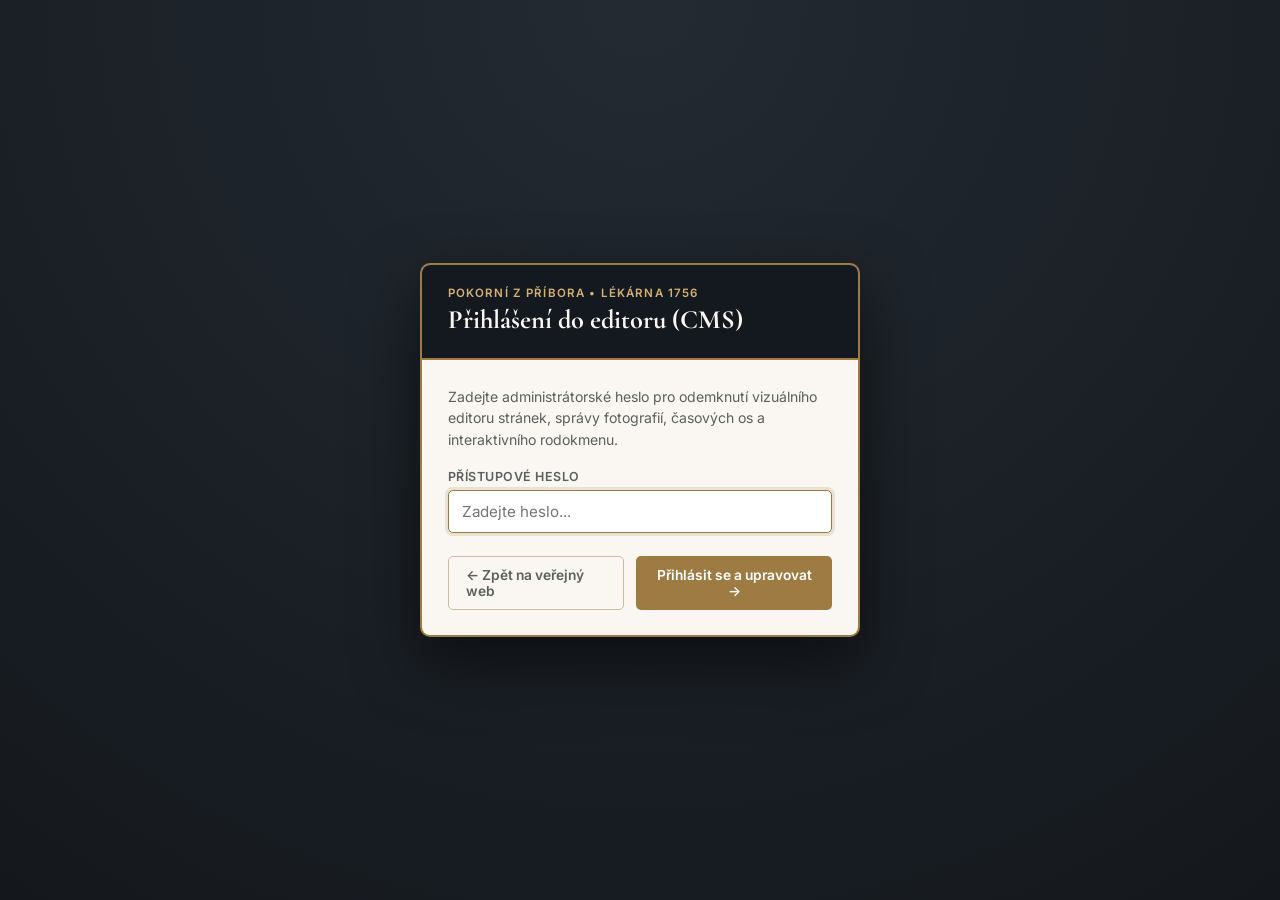
<file: admin.html>
<!DOCTYPE html>
<html lang="cs">
<head>
  <meta charset="UTF-8" />
  <meta name="viewport" content="width=device-width, initial-scale=1.0" />
  <meta name="robots" content="noindex, nofollow" />
  <title>Přihlášení do správy webu (CMS) | Pokorní z Příbora</title>
  <link rel="icon" type="image/svg+xml" href="favicon.svg" />
  <link rel="preconnect" href="https://fonts.googleapis.com">
  <link rel="preconnect" href="https://fonts.gstatic.com" crossorigin>
  <link href="https://fonts.googleapis.com/css2?family=Cormorant+Garamond:ital,wght@0,500;0,600;0,700;1,400&family=Inter:wght@400;500;600&display=swap" rel="stylesheet">
  <style>
    *, *::before, *::after {
      box-sizing: border-box;
    }
    body {
      margin: 0;
      min-height: 100vh;
      background: radial-gradient(circle at top, #232a32 0%, #14181d 100%);
      color: #faf7f2;
      font-family: 'Inter', -apple-system, BlinkMacSystemFont, sans-serif;
      display: flex;
      flex-direction: column;
      align-items: center;
      justify-content: center;
      padding: 1.5rem;
    }
    .login-card {
      width: 100%;
      max-width: 440px;
      background: #faf7f2;
      color: #1f2421;
      border-radius: 10px;
      border: 2px solid #9e7b42;
      box-shadow: 0 24px 64px rgba(0, 0, 0, 0.55);
      overflow: hidden;
    }
    .login-header {
      background: #141920;
      color: #faf7f2;
      padding: 1.35rem 1.6rem;
      border-bottom: 2px solid #9e7b42;
    }
    .login-eyebrow {
      display: block;
      font-size: 0.72rem;
      text-transform: uppercase;
      letter-spacing: 0.1em;
      color: #d4b072;
      font-weight: 600;
      margin-bottom: 0.25rem;
    }
    .login-header h1 {
      margin: 0;
      font-family: 'Cormorant Garamond', Georgia, serif;
      font-size: 1.65rem;
      font-weight: 700;
      color: #faf7f2;
    }
    .login-body {
      padding: 1.6rem;
      display: flex;
      flex-direction: column;
      gap: 1.1rem;
    }
    .login-desc {
      margin: 0;
      font-size: 0.88rem;
      line-height: 1.55;
      color: #5a605d;
    }
    .field {
      display: flex;
      flex-direction: column;
      gap: 0.4rem;
    }
    .field label {
      font-size: 0.78rem;
      font-weight: 600;
      color: #5a605d;
      text-transform: uppercase;
      letter-spacing: 0.04em;
    }
    .field input {
      width: 100%;
      padding: 0.68rem 0.85rem;
      font-size: 0.95rem;
      font-family: inherit;
      color: #1f2421;
      background: #ffffff;
      border: 1px solid #cbbba0;
      border-radius: 5px;
      transition: border-color 0.15s, box-shadow 0.15s;
    }
    .field input:focus {
      outline: none;
      border-color: #9e7b42;
      box-shadow: 0 0 0 3px rgba(158, 123, 66, 0.18);
    }
    .error-msg {
      display: none;
      background: rgba(155, 34, 38, 0.1);
      border-left: 3px solid #9b2226;
      color: #9b2226;
      padding: 0.6rem 0.8rem;
      border-radius: 4px;
      font-size: 0.84rem;
      font-weight: 600;
    }
    .actions {
      display: flex;
      align-items: center;
      justify-content: space-between;
      gap: 0.75rem;
      margin-top: 0.35rem;
    }
    .btn {
      display: inline-flex;
      align-items: center;
      justify-content: center;
      gap: 0.4rem;
      padding: 0.62rem 1.1rem;
      font-size: 0.86rem;
      font-weight: 600;
      font-family: inherit;
      border-radius: 5px;
      border: 1px solid transparent;
      cursor: pointer;
      text-decoration: none;
      transition: all 0.15s ease;
    }
    .btn-outline {
      background: transparent;
      color: #5a605d;
      border-color: #cbbba0;
    }
    .btn-outline:hover {
      background: #efe9dc;
      color: #1f2421;
    }
    .btn-primary {
      background: #9e7b42;
      color: #ffffff;
    }
    .btn-primary:hover {
      background: #846533;
    }
    .btn-primary:disabled {
      opacity: 0.65;
      cursor: wait;
    }
  </style>
</head>
<body>

  <main class="login-card">
    <div class="login-header">
      <span class="login-eyebrow">Pokorní z Příbora • Lékárna 1756</span>
      <h1>Přihlášení do editoru (CMS)</h1>
    </div>
    <form id="admin-login-form" class="login-body">
      <p class="login-desc">
        Zadejte administrátorské heslo pro odemknutí vizuálního editoru stránek, správy fotografií, časových os a interaktivního rodokmenu.
      </p>
      <div class="field">
        <label for="admin-pass">Přístupové heslo</label>
        <input type="password" id="admin-pass" placeholder="Zadejte heslo..." required autocomplete="current-password" autofocus />
      </div>
      <div id="admin-error" class="error-msg"></div>
      <div class="actions">
        <a href="index.html" id="back-to-public" class="btn btn-outline">← Zpět na veřejný web</a>
        <button type="submit" id="submit-btn" class="btn btn-primary">Přihlásit se a upravovat →</button>
      </div>
    </form>
  </main>

  <script>
    (function () {
      const params = new URLSearchParams(window.location.search);
      const rawReturn = params.get('return') || params.get('page') || 'index.html';
      const safeTarget = /^[a-zA-Z0-9_.-]+\.html(\?.*)?(#.*)?$/.test(rawReturn) ? rawReturn : 'index.html';

      function getRedirectUrlWithCms(target) {
        const url = new URL(target, window.location.href);
        url.searchParams.set('cms', '1');
        return url.toString();
      }

      // Check if already logged in on the server
      fetch('api.php?action=status', { credentials: 'same-origin' })
        .then(r => r.json())
        .then(data => {
          if (data && data.authenticated) {
            try { sessionStorage.setItem('pokorny_cms_mode', '1'); } catch (e) {}
            window.location.replace(getRedirectUrlWithCms(safeTarget));
          }
        })
        .catch(() => {});

      const form = document.getElementById('admin-login-form');
      const passInput = document.getElementById('admin-pass');
      const errBox = document.getElementById('admin-error');
      const submitBtn = document.getElementById('submit-btn');

      form.addEventListener('submit', async (e) => {
        e.preventDefault();
        errBox.style.display = 'none';
        submitBtn.disabled = true;
        submitBtn.textContent = 'Ověřuji…';

        try {
          const res = await fetch('api.php?action=login', {
            method: 'POST',
            headers: { 'Content-Type': 'application/json' },
            credentials: 'same-origin',
            body: JSON.stringify({ password: passInput.value })
          });
          const data = await res.json();
          if (data && data.ok && data.authenticated) {
            try { sessionStorage.setItem('pokorny_cms_mode', '1'); } catch (e) {}
            window.location.replace(getRedirectUrlWithCms(safeTarget));
          } else {
            errBox.textContent = (data && data.error) ? data.error : 'Nesprávné heslo.';
            errBox.style.display = 'block';
            submitBtn.disabled = false;
            submitBtn.textContent = 'Přihlásit se a upravovat →';
          }
        } catch (err) {
          errBox.textContent = 'Chyba spojení se serverem.';
          errBox.style.display = 'block';
          submitBtn.disabled = false;
          submitBtn.textContent = 'Přihlásit se a upravovat →';
        }
      });
    })();
  </script>
</body>
</html>
</file>
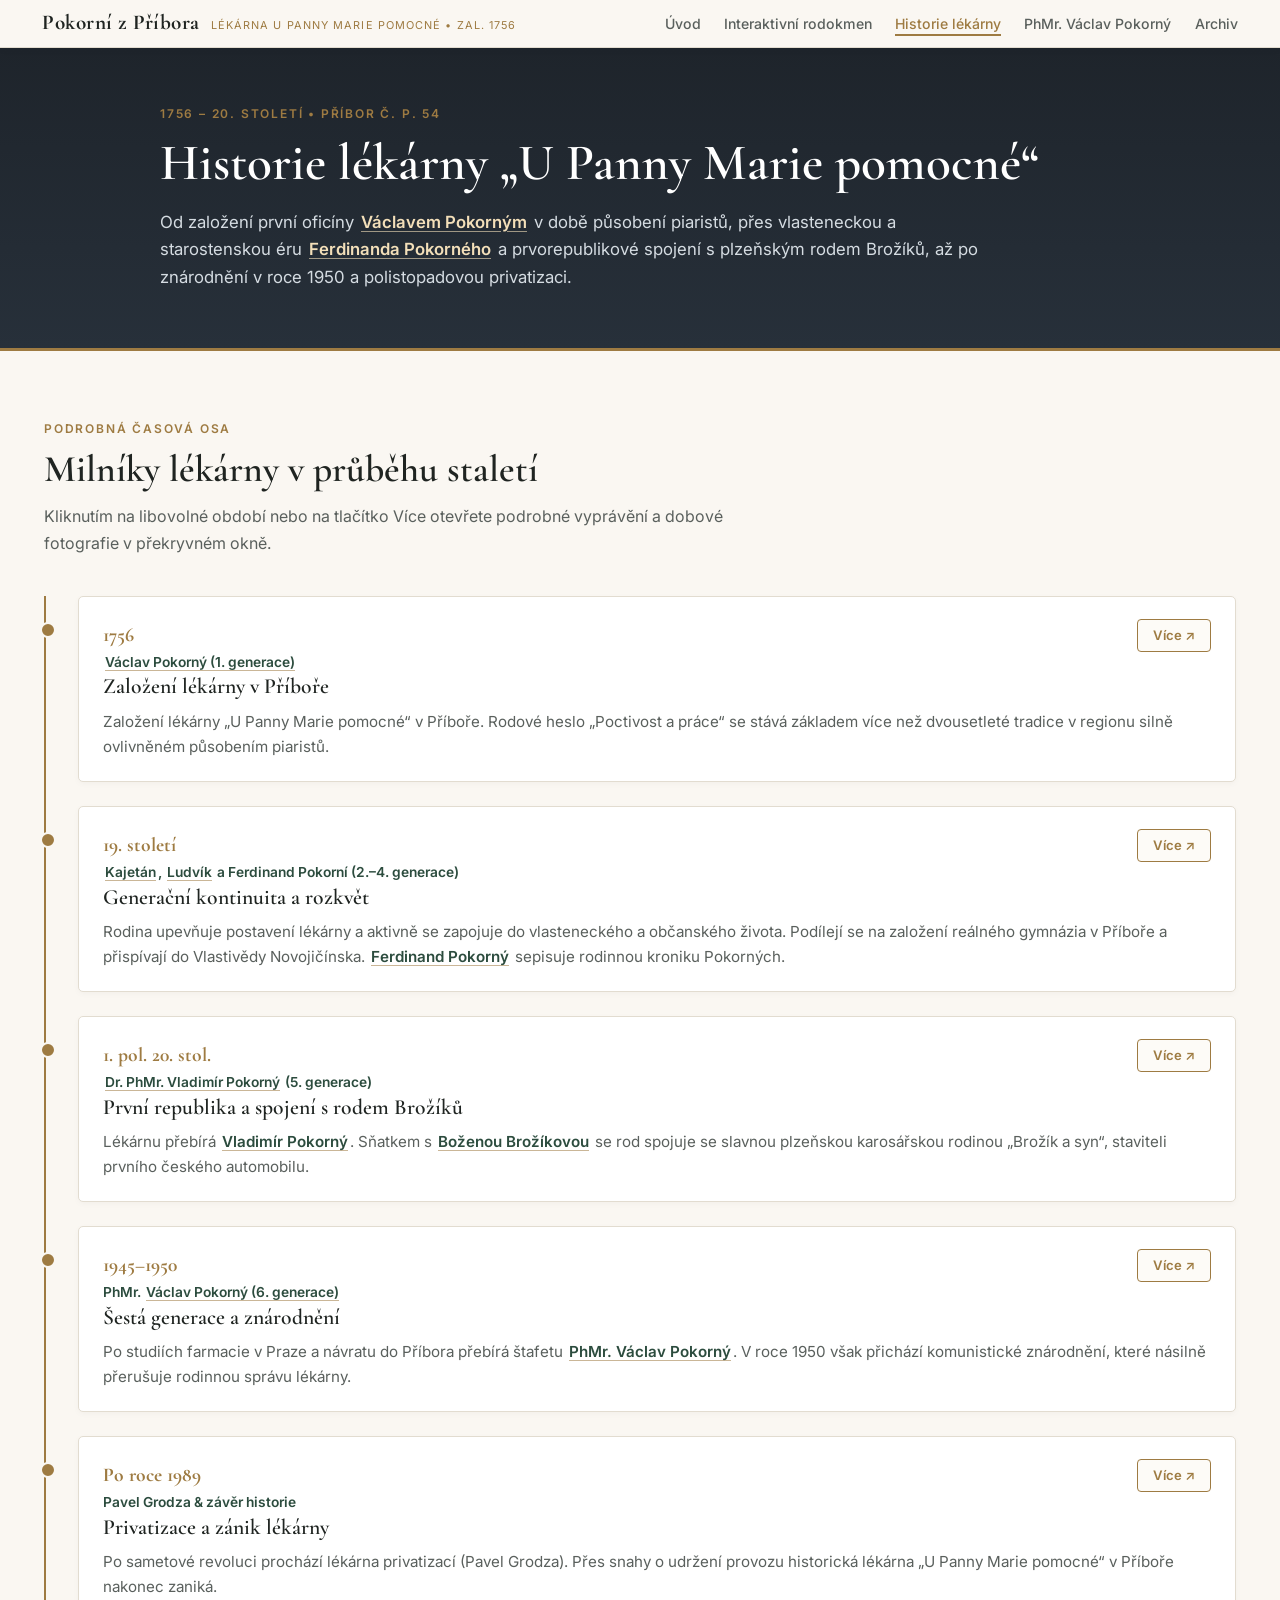
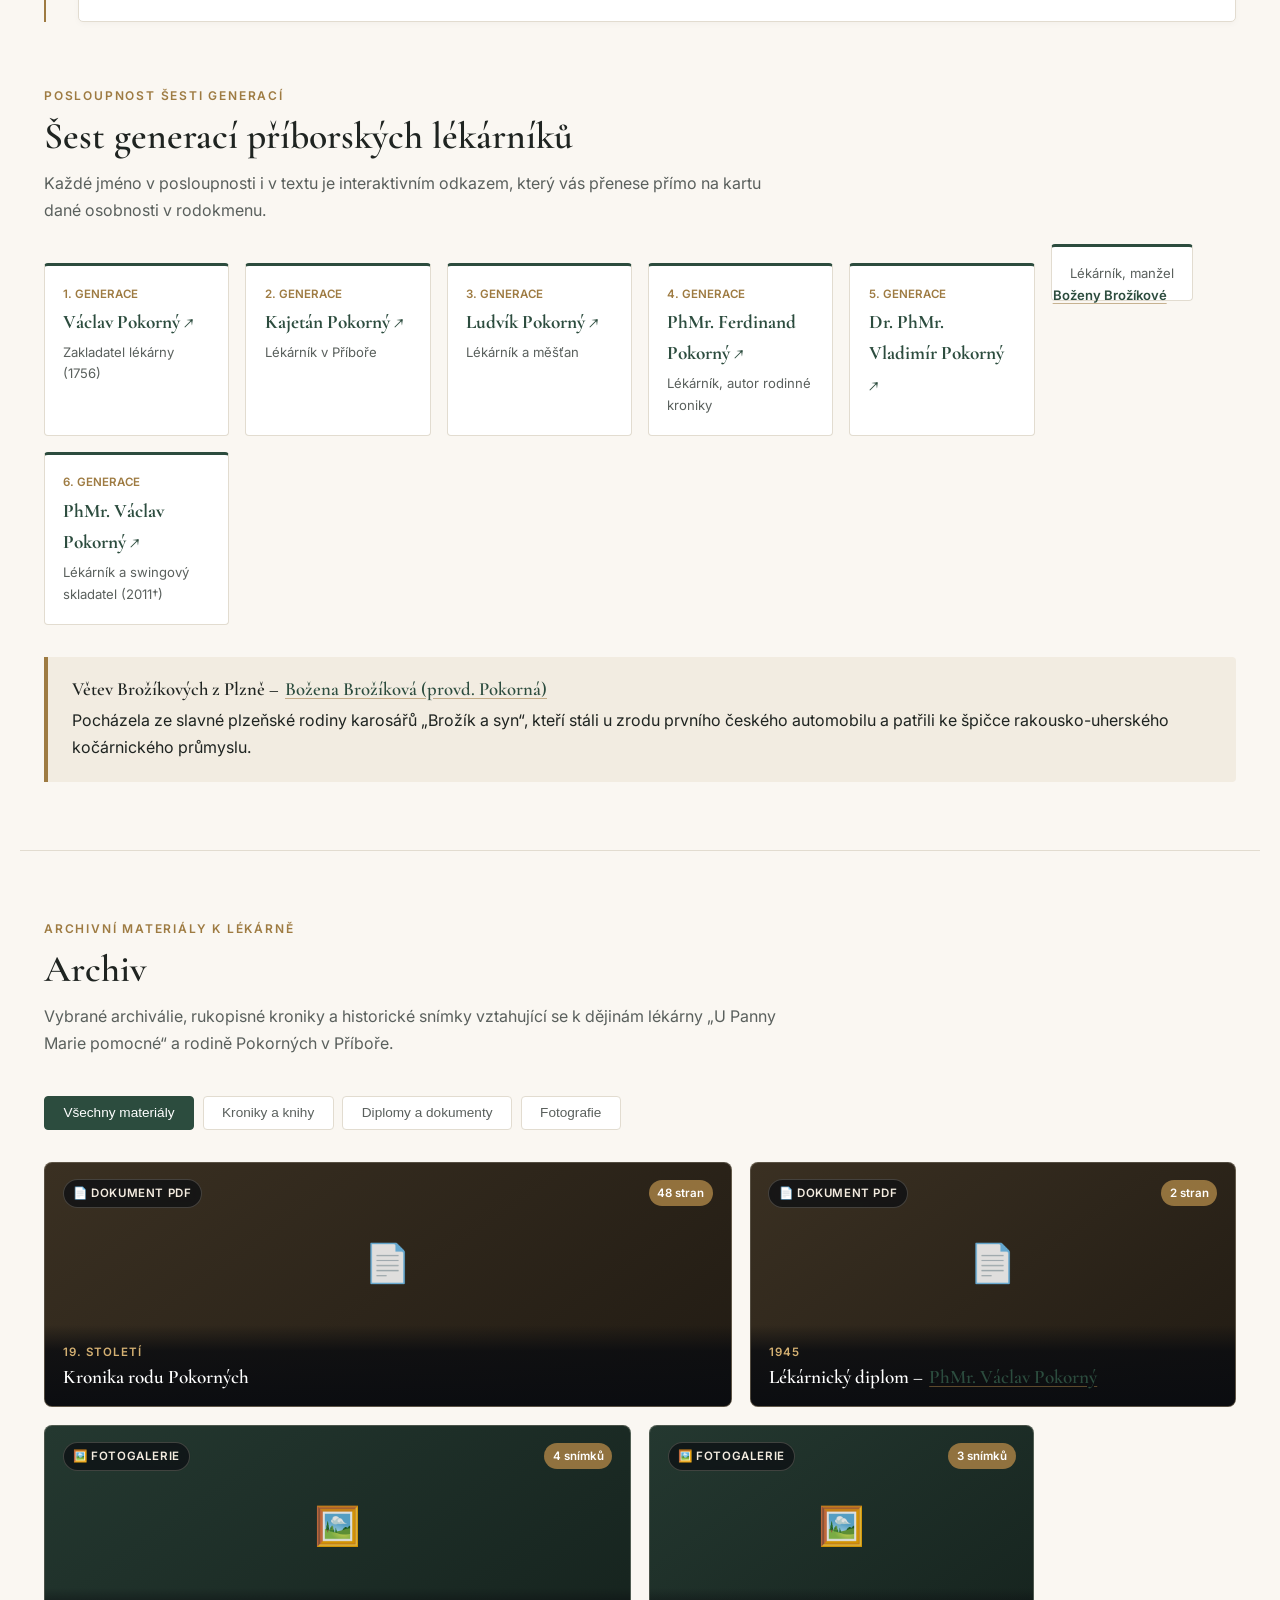
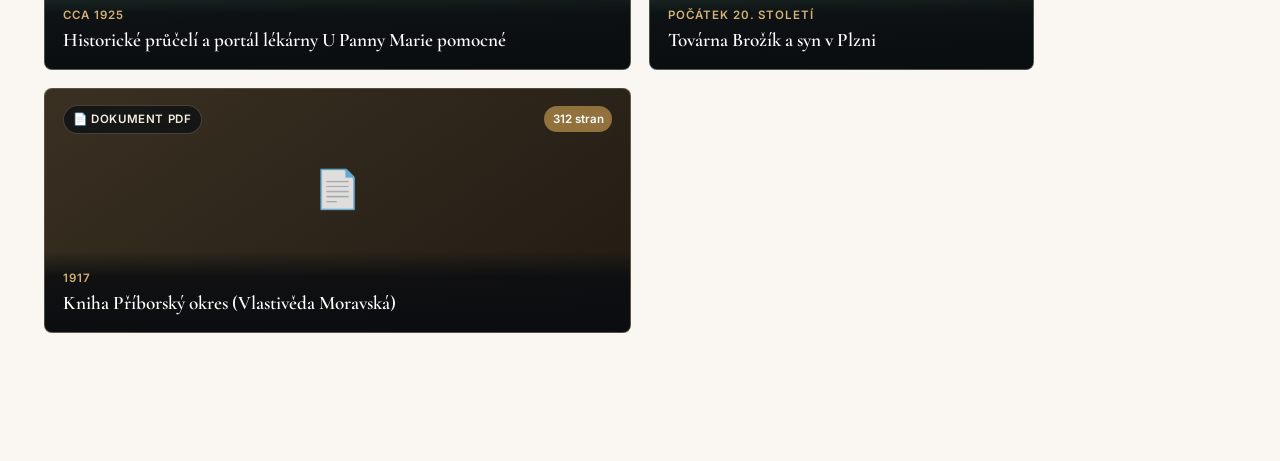
<file: historie-lekarny.html>
<!DOCTYPE html>
<html lang="cs">
<head>
  <meta charset="UTF-8" />
  <meta name="viewport" content="width=device-width, initial-scale=1.0" />
  <title>Historie lékárny U Panny Marie pomocné | Rod Pokorných z Příbora</title>
  <meta name="description" content="Dějiny lékárny U Panny Marie pomocné v Příboře od založení roku 1756 přes šest generací lékárníků Pokorných až po 20. století." />
  <meta property="og:type" content="website" />
  <meta property="og:locale" content="cs_CZ" />
  <meta property="og:title" content="Historie lékárny U Panny Marie pomocné | Rod Pokorných z Příbora" />
  <meta property="og:description" content="Časová osa milníků příborské lékárny (1756–20. století), kroniky a posloupnost šesti generací lékárníků." />
  <link rel="icon" type="image/svg+xml" href="favicon.svg" />
  <link rel="preconnect" href="https://fonts.googleapis.com">
  <link rel="preconnect" href="https://fonts.gstatic.com" crossorigin>
  <link href="https://fonts.googleapis.com/css2?family=Cormorant+Garamond:ital,wght@0,500;0,600;0,700;1,400&family=Inter:wght@400;500;600&display=swap" rel="stylesheet">
  <link rel="stylesheet" href="css/styles.css" />
</head>
<body data-page="lekarna">

  <header class="site-header">
    <div class="nav-container">
      <a href="index.html" class="brand">
        <span class="brand-title" data-cms="global.brandTitle">Pokorní z Příbora</span>
        <span class="brand-subtitle" data-cms="global.brandSubtitle">Lékárna U Panny Marie pomocné • Zal. 1756</span>
      </a>
      <nav>
        <ul class="nav-links">
          <li><a href="index.html" data-cms="global.navHome">Úvod</a></li>
          <li><a href="rodokmen.html" data-cms="global.navTree">Interaktivní rodokmen</a></li>
          <li><a href="historie-lekarny.html" class="active" data-cms="global.navPharmacy">Historie lékárny</a></li>
          <li><a href="vaclav-pokorny.html" data-cms="global.navVaclav">PhMr. Václav Pokorný</a></li>
          <li><a href="#lekarna-galerie" data-cms="global.navArchive">Archiv</a></li>
        </ul>
      </nav>
    </div>
  </header>

  <section class="subpage-hero">
    <div class="subpage-hero-inner">
      <span class="section-eyebrow" data-cms="lekarna.heroEyebrow">1756 – 20. století • Příbor č. p. 54</span>
      <h1 data-cms="lekarna.heroTitle">Historie lékárny „U Panny Marie pomocné“</h1>
      <p id="lekarna-hero-desc" data-cms-linkify="lekarna.heroDesc">
        Od založení první oficíny Václavem Pokorným v době působení piaristů, přes vlasteneckou a starostenskou éru Ferdinanda Pokorného a prvorepublikové spojení s plzeňským rodem Brožíků, až po znárodnění v roce 1950 a polistopadovou privatizaci.
      </p>
    </div>
  </section>

  <!-- Main Section: Interactive Timeline first, followed by Šest generací příborských lékárníků -->
  <section class="section">
    <div class="section-header">
      <span class="section-eyebrow" data-cms="lekarna.timelineEyebrow">Podrobná časová osa</span>
      <h2 class="section-title" data-cms="lekarna.timelineTitle">Milníky lékárny v průběhu staletí</h2>
      <p class="section-desc" data-cms="lekarna.timelineDesc">
        Kliknutím na libovolné období nebo na tlačítko Více otevřete podrobné vyprávění a dobové fotografie v překryvném okně.
      </p>
    </div>

    <div id="pharmacy-timeline-full" class="timeline"></div>

    <div class="section-header" style="margin-top:4rem;">
      <span class="section-eyebrow" data-cms="lekarna.generationsEyebrow">Posloupnost šesti generací</span>
      <h2 class="section-title" data-cms="lekarna.generationsTitle">Šest generací příborských lékárníků</h2>
      <p class="section-desc" data-cms="lekarna.generationsDesc">
        Každé jméno v posloupnosti i v textu je interaktivním odkazem, který vás přenese přímo na kartu dané osobnosti v rodokmenu.
      </p>
    </div>

    <div id="pharmacists-chain" class="lineage-chain"></div>
    <div id="brozik-box" class="brozik-callout" style="margin-bottom:0;"></div>
  </section>

  <!-- Bottom Gallery Section relevant to Historie lékárny -->
  <section id="lekarna-galerie" class="section" style="border-bottom:none;">
    <div class="section-header">
      <span class="section-eyebrow" data-cms="lekarna.archiveEyebrow">Archivní materiály k lékárně</span>
      <h2 class="section-title" data-cms="lekarna.archiveTitle">Archiv</h2>
      <p class="section-desc" data-cms="lekarna.archiveDesc">
        Vybrané archiválie, rukopisné kroniky a historické snímky vztahující se k dějinám lékárny „U Panny Marie pomocné“ a rodině Pokorných v Příboře.
      </p>
    </div>

    <div class="filter-bar">
      <button class="filter-btn active" data-filter="all">Všechny materiály</button>
      <button class="filter-btn" data-filter="kroniky">Kroniky a knihy</button>
      <button class="filter-btn" data-filter="dokumenty">Diplomy a dokumenty</button>
      <button class="filter-btn" data-filter="fotografie">Fotografie</button>
    </div>

    <div id="archive-grid" class="collage-gallery" data-gallery-page="lekarna"></div>
  </section>

  <!-- Universal Interactive Overlay Modal -->
  <div id="universal-modal" class="modal-backdrop" aria-hidden="true">
    <div class="modal-window" role="dialog" aria-modal="true">
      <button id="modal-close-top" class="modal-close-icon" type="button" title="Zavřít (Esc)">✕</button>
      <div id="modal-left-pane" class="modal-left-pane"></div>
      <div id="modal-right-pane" class="modal-right-pane"></div>
    </div>
  </div>

  <script src="data/content.js"></script>
  <script src="js/app.js"></script>
</body>
</html>
</file>
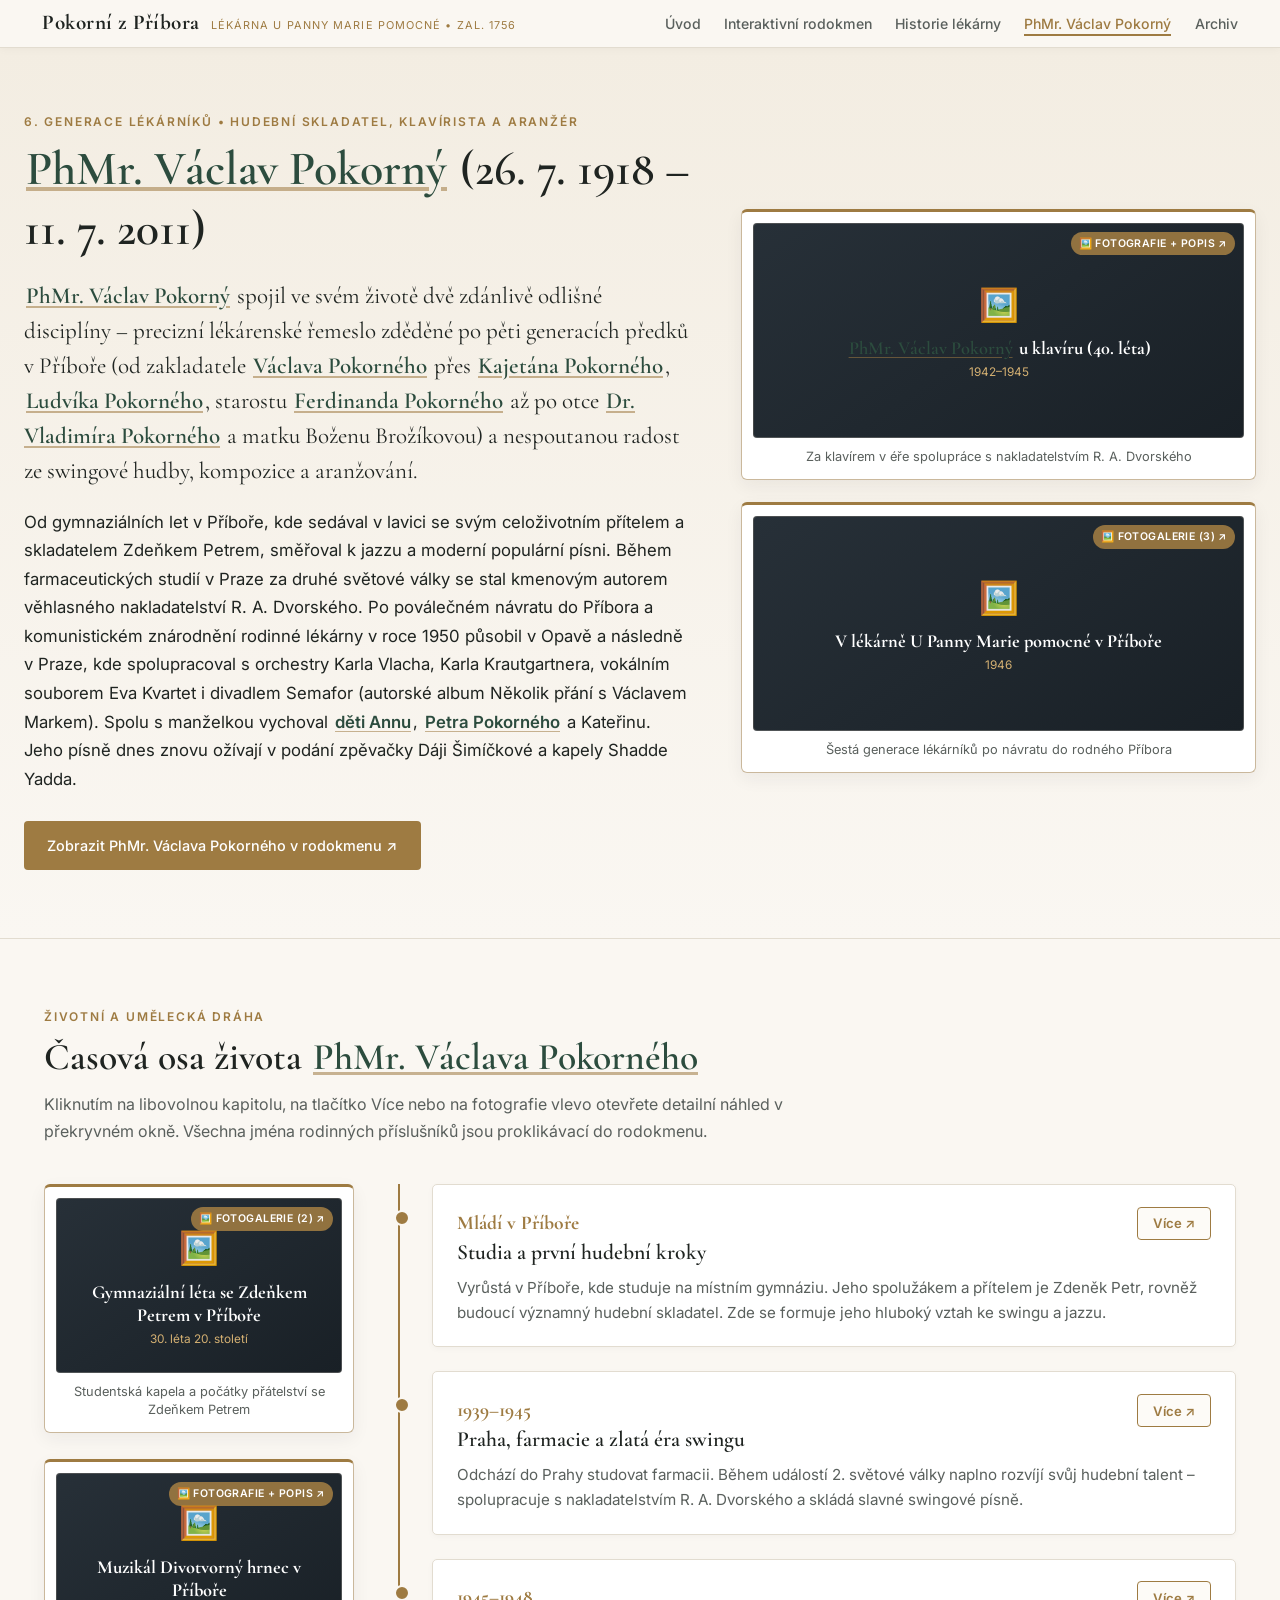
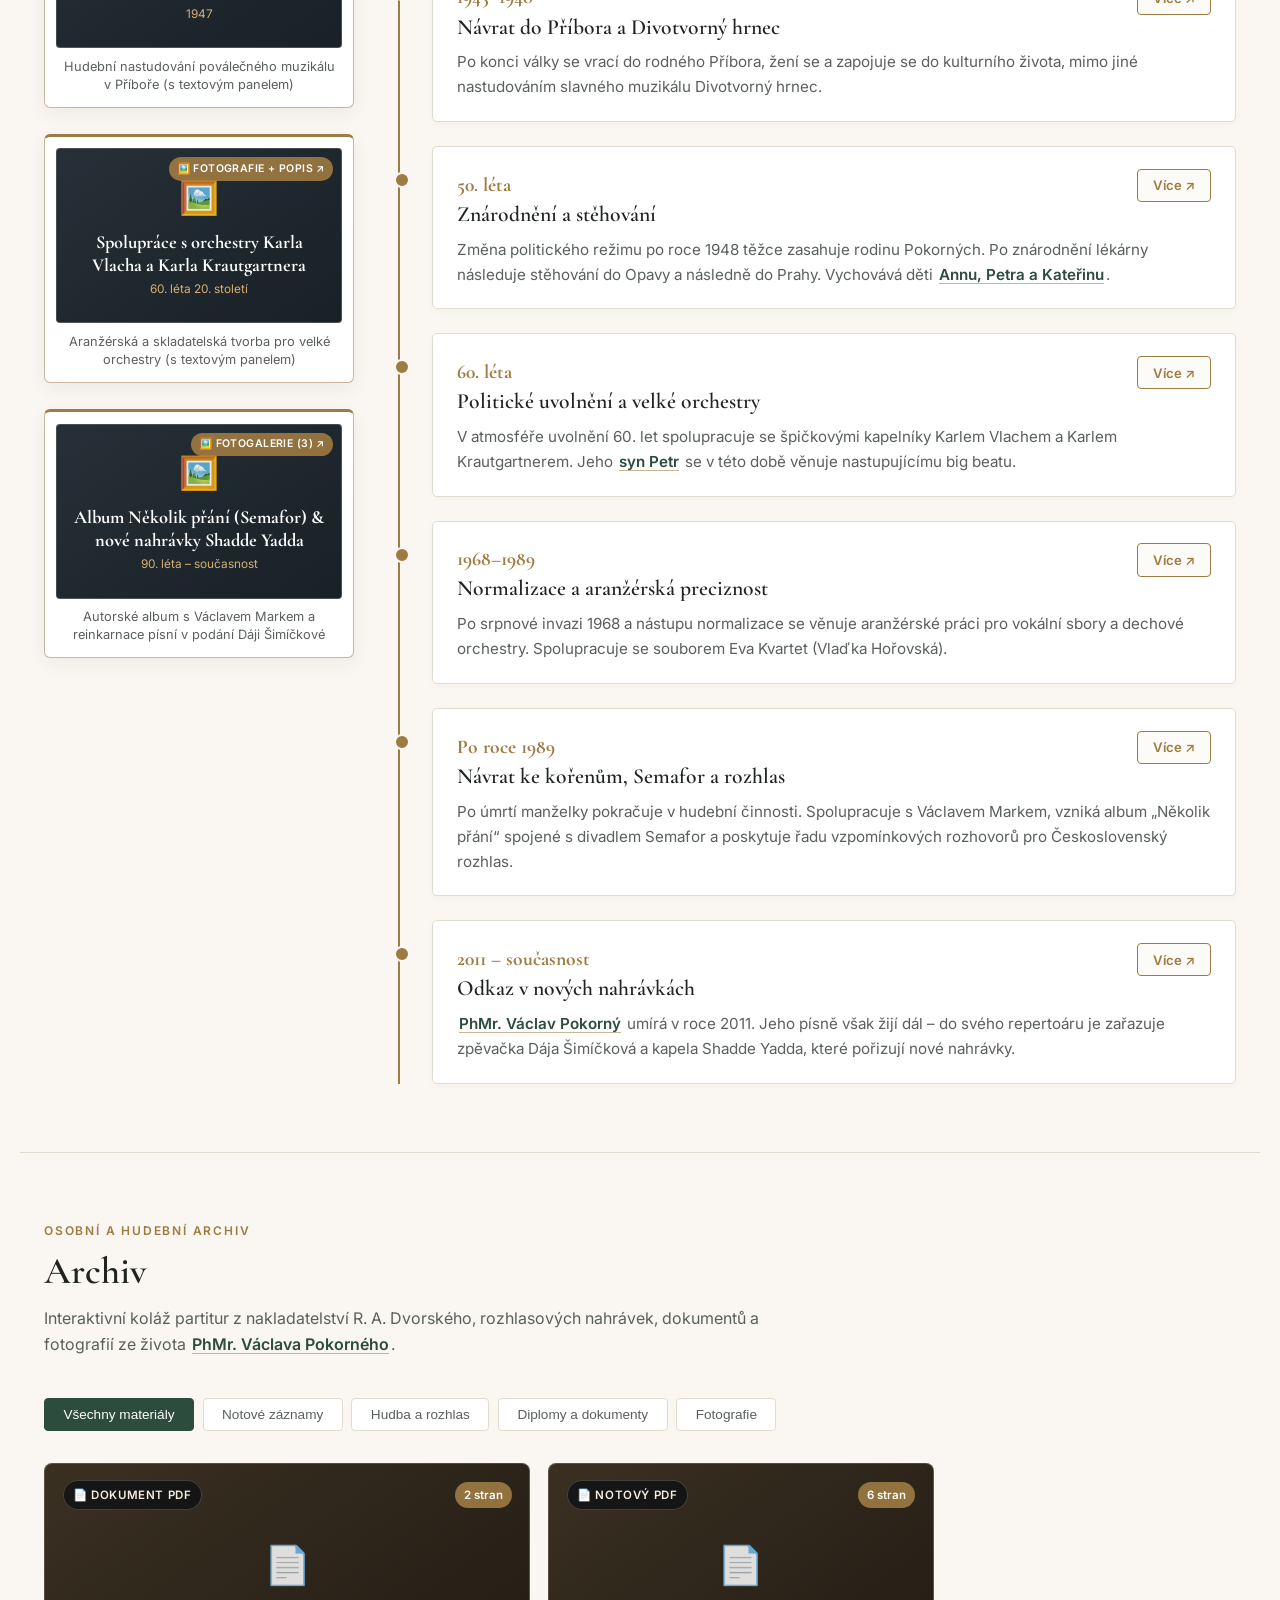
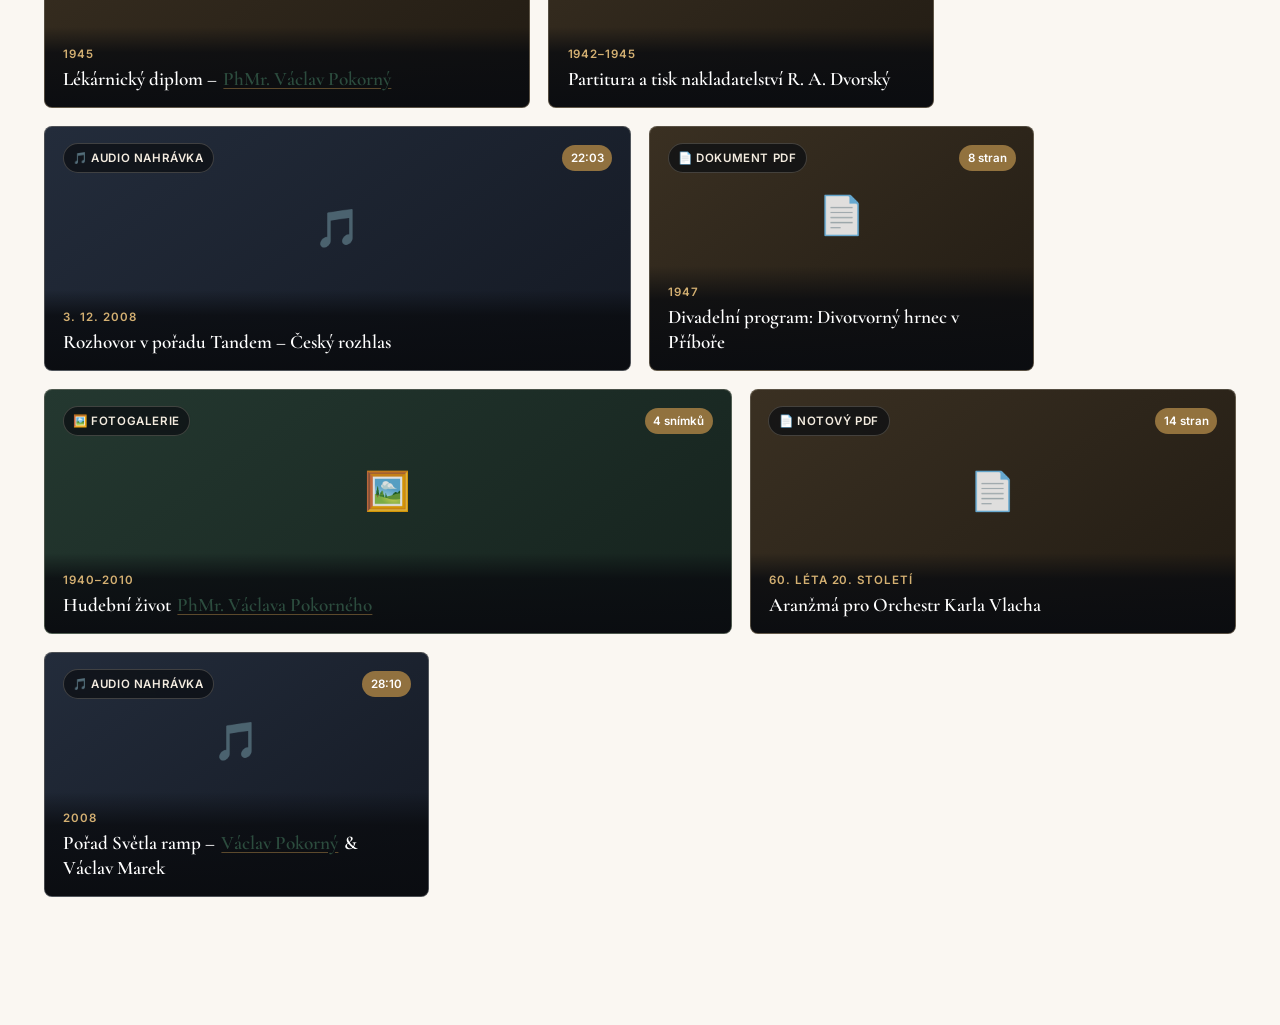
<file: vaclav-pokorny.html>
<!DOCTYPE html>
<html lang="cs">
<head>
  <meta charset="UTF-8" />
  <meta name="viewport" content="width=device-width, initial-scale=1.0" />
  <title>PhMr. Václav Pokorný (1918–2011) | Lékárník a swingový skladatel</title>
  <meta name="description" content="Životní a umělecká dráha PhMr. Václava Pokorného (1918–2011), příborského lékárníka v šesté generaci, swingového skladatele, klavíristy a aranžéra." />
  <meta property="og:type" content="website" />
  <meta property="og:locale" content="cs_CZ" />
  <meta property="og:title" content="PhMr. Václav Pokorný (1918–2011) | Lékárník a swingový skladatel" />
  <meta property="og:description" content="Spolupráce s R. A. Dvorským, orchestry Karla Vlacha a Karla Krautgartnera, divadlem Semafor a archiv not i nahrávek." />
  <link rel="icon" type="image/svg+xml" href="favicon.svg" />
  <link rel="preconnect" href="https://fonts.googleapis.com">
  <link rel="preconnect" href="https://fonts.gstatic.com" crossorigin>
  <link href="https://fonts.googleapis.com/css2?family=Cormorant+Garamond:ital,wght@0,500;0,600;0,700;1,400&family=Inter:wght@400;500;600&display=swap" rel="stylesheet">
  <link rel="stylesheet" href="css/styles.css" />
</head>
<body data-page="vaclav">

  <header class="site-header">
    <div class="nav-container">
      <a href="index.html" class="brand">
        <span class="brand-title" data-cms="global.brandTitle">Pokorní z Příbora</span>
        <span class="brand-subtitle" data-cms="global.brandSubtitle">Lékárna U Panny Marie pomocné • Zal. 1756</span>
      </a>
      <nav>
        <ul class="nav-links">
          <li><a href="index.html" data-cms="global.navHome">Úvod</a></li>
          <li><a href="rodokmen.html" data-cms="global.navTree">Interaktivní rodokmen</a></li>
          <li><a href="historie-lekarny.html" data-cms="global.navPharmacy">Historie lékárny</a></li>
          <li><a href="vaclav-pokorny.html" class="active" data-cms="global.navVaclav">PhMr. Václav Pokorný</a></li>
          <li><a href="#vaclav-galerie" data-cms="global.navArchive">Archiv</a></li>
        </ul>
      </nav>
    </div>
  </header>

  <!-- Subpage Top Section: Floating Typography on the Left + 2 Larger Stacked Clickable Photos on the Right -->
  <section class="vaclav-subpage-intro">
    <div class="vaclav-top-split">
      <!-- Left: Borderless Floating Biography Paragraph (styled like Úvod page, on light background) -->
      <div class="vaclav-floating-bio">
        <span class="section-eyebrow" data-cms="vaclav.introEyebrow">6. generace lékárníků • Hudební skladatel, klavírista a aranžér</span>
        <h1 class="vaclav-main-heading" data-cms="vaclav.introTitle">PhMr. Václav Pokorný (26. 7. 1918 – 11. 7. 2011)</h1>
        <div id="vaclav-long-bio" class="vaclav-bio-paragraphs">
          <p class="vaclav-lead-light" data-cms-linkify="vaclav.introLeadParagraph">
            <strong>PhMr. Václav Pokorný</strong> spojil ve svém životě dvě zdánlivě odlišné disciplíny – precizní lékárenské řemeslo zděděné po pěti generacích předků v Příboře (od zakladatele Václava Pokorného přes Kajetána Pokorného, Ludvíka Pokorného, starostu Ferdinanda Pokorného až po otce Dr. Vladimíra Pokorného a matku Boženu Brožíkovou) a nespoutanou radost ze swingové hudby, kompozice a aranžování.
          </p>
          <p data-cms-linkify="vaclav.introSecondParagraph">
            Od gymnaziálních let v Příboře, kde sedával v lavici se svým celoživotním přítelem a skladatelem Zdeňkem Petrem, směřoval k jazzu a moderní populární písni. Během farmaceutických studií v Praze za druhé světové války se stal kmenovým autorem věhlasného nakladatelství R. A. Dvorského. Po poválečném návratu do Příbora a komunistickém znárodnění rodinné lékárny v roce 1950 působil v Opavě a následně v Praze, kde spolupracoval s orchestry Karla Vlacha, Karla Krautgartnera, vokálním souborem Eva Kvartet i divadlem Semafor (autorské album <em>Několik přání</em> s Václavem Markem). Spolu s manželkou vychoval děti Annu, Petra Pokorného a Kateřinu. Jeho písně dnes znovu ožívají v podání zpěvačky Dáji Šimíčkové a kapely Shadde Yadda.
          </p>
        </div>
        <div style="margin-top: 1.75rem;">
          <a href="rodokmen.html?person=vaclav-6" class="btn btn-primary" data-cms="vaclav.treeBtnLabel">Zobrazit PhMr. Václava Pokorného v rodokmenu ↗</a>
        </div>
      </div>

      <!-- Right: 2 Bigger Stacked Clickable Photos -->
      <aside id="vaclav-top-right-photos" class="vaclav-top-photos-stack"></aside>
    </div>
  </section>

  <!-- Timeline of Václav Pokorný's Life with Straight Bordered Clickable Photo Frames on the Left -->
  <section class="section">
    <div class="section-header">
      <span class="section-eyebrow" data-cms="vaclav.timelineEyebrow">Životní a umělecká dráha</span>
      <h2 class="section-title" data-cms="vaclav.timelineTitle">Časová osa života PhMr. Václava Pokorného</h2>
      <p class="section-desc" data-cms="vaclav.timelineDesc">
        Kliknutím na libovolnou kapitolu, na tlačítko Více nebo na fotografie vlevo otevřete detailní náhled v překryvném okně. Všechna jména rodinných příslušníků jsou proklikávací do rodokmenu.
      </p>
    </div>

    <div class="vaclav-timeline-with-photos">
      <aside id="vaclav-timeline-left-photos" class="vaclav-side-photos-col"></aside>
      <div id="vaclav-timeline-full" class="timeline"></div>
    </div>
  </section>

  <!-- Bottom Gallery Section relevant to Václav Pokorný -->
  <section id="vaclav-galerie" class="section" style="border-bottom:none;">
    <div class="section-header">
      <span class="section-eyebrow" data-cms="vaclav.archiveEyebrow">Osobní a hudební archiv</span>
      <h2 class="section-title" data-cms="vaclav.archiveTitle">Archiv</h2>
      <p class="section-desc" data-cms="vaclav.archiveDesc">
        Interaktivní koláž partitur z nakladatelství R. A. Dvorského, rozhlasových nahrávek, dokumentů a fotografií ze života PhMr. Václava Pokorného.
      </p>
    </div>

    <div class="filter-bar">
      <button class="filter-btn active" data-filter="all">Všechny materiály</button>
      <button class="filter-btn" data-filter="noty">Notové záznamy</button>
      <button class="filter-btn" data-filter="hudba">Hudba a rozhlas</button>
      <button class="filter-btn" data-filter="dokumenty">Diplomy a dokumenty</button>
      <button class="filter-btn" data-filter="fotografie">Fotografie</button>
    </div>

    <div id="archive-grid" class="collage-gallery" data-gallery-page="vaclav"></div>
  </section>

  <!-- Universal Interactive Overlay Modal -->
  <div id="universal-modal" class="modal-backdrop" aria-hidden="true">
    <div class="modal-window" role="dialog" aria-modal="true">
      <button id="modal-close-top" class="modal-close-icon" type="button" title="Zavřít (Esc)">✕</button>
      <div id="modal-left-pane" class="modal-left-pane"></div>
      <div id="modal-right-pane" class="modal-right-pane"></div>
    </div>
  </div>

  <script src="data/content.js"></script>
  <script src="js/app.js"></script>
</body>
</html>
</file>
<file: css/styles.css>
:root {
  --bg-parchment: #faf7f2;
  --bg-card: #ffffff;
  --bg-dark: #1e242b;
  --text-primary: #1f2421;
  --text-secondary: #5a605d;
  --accent-gold: #9e7b42;
  --accent-gold-light: #e6dcc8;
  --accent-green: #2c4c3e;
  --border-subtle: #e2dcd0;
  --font-serif: 'Cormorant Garamond', Georgia, serif;
  --font-sans: 'Inter', -apple-system, BlinkMacSystemFont, sans-serif;
}

* {
  box-sizing: border-box;
  margin: 0;
  padding: 0;
}

html {
  scroll-behavior: smooth;
}

body {
  background-color: var(--bg-parchment);
  color: var(--text-primary);
  font-family: var(--font-sans);
  line-height: 1.65;
  padding-bottom: 60px;
}

/* Main page continues with a black background until the very bottom */
body.main-page-body {
  padding-bottom: 0;
}

h1, h2, h3, h4 {
  font-family: var(--font-serif);
  font-weight: 600;
  line-height: 1.25;
}

/* ==========================================================================
   Compact Header & Top Bar (Always Visible across All Pages)
   ========================================================================== */
.site-header {
  position: sticky;
  top: 0;
  z-index: 260;
  background: rgba(250, 247, 242, 0.96);
  backdrop-filter: blur(8px);
  border-bottom: 1px solid var(--border-subtle);
  box-shadow: 0 2px 8px rgba(0, 0, 0, 0.03);
}

.nav-container {
  max-width: 1240px;
  margin: 0 auto;
  padding: 0.65rem 1.4rem;
  display: flex;
  justify-content: space-between;
  align-items: center;
  gap: 1.25rem;
}

.brand {
  text-decoration: none;
  color: var(--text-primary);
  display: flex;
  align-items: baseline;
  gap: 0.7rem;
}

.brand-title {
  font-family: var(--font-serif);
  font-size: 1.32rem;
  font-weight: 700;
  letter-spacing: 0.02em;
  line-height: 1;
}

.brand-subtitle {
  font-size: 0.68rem;
  text-transform: uppercase;
  letter-spacing: 0.1em;
  color: var(--accent-gold);
}

.nav-links {
  display: flex;
  gap: 1.45rem;
  list-style: none;
  align-items: center;
  flex-wrap: wrap;
}

.nav-links a {
  text-decoration: none;
  color: var(--text-secondary);
  font-size: 0.88rem;
  font-weight: 500;
  transition: color 0.2s, border-color 0.2s;
  padding-bottom: 2px;
  border-bottom: 2px solid transparent;
}

.nav-links a:hover,
.nav-links a.active {
  color: var(--accent-gold);
  border-bottom-color: var(--accent-gold);
}

/* ==========================================================================
   Hero & Subpage Hero Sections + 4-Button Image Placeholder Row
   ========================================================================== */
.hero {
  background: linear-gradient(180deg, #1e242b 0%, #2a333d 100%);
  color: #faf7f2;
  padding: 4rem 1.5rem 4.25rem;
  text-align: center;
  border-bottom: 4px solid var(--accent-gold);
}

.hero-inner {
  max-width: 1080px;
  margin: 0 auto;
}

.hero h1 {
  font-size: clamp(2.3rem, 4.8vw, 3.6rem);
  margin-bottom: 1.1rem;
  color: #ffffff;
}

.hero p {
  font-size: 1.08rem;
  color: #cbd2d9;
  max-width: 700px;
  margin: 0 auto 2.25rem;
}

/* Single row of rectangular image-placeholder buttons with bottom opacity fade */
.hero-card-row {
  display: grid;
  grid-template-columns: repeat(4, 1fr);
  gap: 1.1rem;
  max-width: 1020px;
  margin: 0 auto;
}

.hero-img-btn {
  position: relative;
  height: 158px;
  border-radius: 6px;
  overflow: hidden;
  text-decoration: none;
  border: 1px solid rgba(230, 220, 200, 0.32);
  display: flex;
  flex-direction: column;
  justify-content: space-between;
  box-shadow: 0 8px 22px rgba(0, 0, 0, 0.28);
  transition: transform 0.22s ease, border-color 0.22s ease, box-shadow 0.22s ease;
}

.hero-img-btn:hover {
  transform: translateY(-4px);
  border-color: var(--accent-gold);
  box-shadow: 0 14px 30px rgba(0, 0, 0, 0.42);
}

/* Placeholder image backgrounds with fading opacity toward the bottom */
.hero-img-placeholder {
  position: absolute;
  inset: 0;
  padding: 1rem 0.75rem 2.75rem;
  display: flex;
  flex-direction: column;
  align-items: center;
  justify-content: center;
  text-align: center;
  /* Image placeholder fades in opacity towards the bottom */
  -webkit-mask-image: linear-gradient(180deg, rgba(0, 0, 0, 1) 0%, rgba(0, 0, 0, 0.75) 48%, rgba(0, 0, 0, 0.05) 100%);
  mask-image: linear-gradient(180deg, rgba(0, 0, 0, 1) 0%, rgba(0, 0, 0, 0.75) 48%, rgba(0, 0, 0, 0.05) 100%);
  transition: transform 0.3s ease;
}

.hero-img-btn:hover .hero-img-placeholder {
  transform: scale(1.04);
}

.card-bg-tree .hero-img-placeholder {
  background: linear-gradient(145deg, #3c5a4b 0%, #23382e 100%);
}

.card-bg-pharmacy .hero-img-placeholder {
  background: linear-gradient(145deg, #6e5534 0%, #3d2e1b 100%);
}

.card-bg-vaclav .hero-img-placeholder {
  background: linear-gradient(145deg, #374659 0%, #1d2633 100%);
}

.card-bg-archive .hero-img-placeholder {
  background: linear-gradient(145deg, #54493b 0%, #2c261f 100%);
}

.hero-img-badge {
  font-family: var(--font-serif);
  font-size: 0.92rem;
  color: #f4ece0;
  letter-spacing: 0.03em;
}

.hero-img-placeholder small {
  font-size: 0.72rem;
  color: #d0d7de;
  margin-top: 0.2rem;
}

/* Transparent bottom part holding the button title */
.hero-img-fade {
  position: relative;
  z-index: 2;
  margin-top: auto;
  width: 100%;
  padding: 1.5rem 0.85rem 0.85rem;
  background: linear-gradient(180deg, transparent 0%, rgba(12, 15, 19, 0.82) 65%, rgba(10, 12, 16, 0.95) 100%);
  text-align: center;
}

.hero-img-title {
  font-family: var(--font-serif);
  font-size: 1.22rem;
  font-weight: 700;
  color: #ffffff;
  letter-spacing: 0.02em;
  display: block;
}

.hero-img-btn:hover .hero-img-title {
  color: var(--accent-gold-light);
}

.subpage-hero {
  background: linear-gradient(180deg, #1e242b 0%, #27303a 100%);
  color: #faf7f2;
  padding: 3.5rem 1.5rem;
  border-bottom: 3px solid var(--accent-gold);
}

.subpage-hero-inner {
  max-width: 960px;
  margin: 0 auto;
}

.subpage-hero h1 {
  font-size: clamp(2.1rem, 4.2vw, 3.2rem);
  color: #ffffff;
  margin-bottom: 0.85rem;
}

.subpage-hero p {
  font-size: 1.05rem;
  color: #d5dce2;
  max-width: 820px;
}

.subpage-hero .person-inline-link {
  color: #f3dfb9;
  text-decoration-color: rgba(243, 223, 185, 0.6);
}

/* ==========================================================================
   Buttons & Inline Person Links
   ========================================================================== */
.btn {
  display: inline-flex;
  align-items: center;
  justify-content: center;
  gap: 0.4rem;
  padding: 0.72rem 1.4rem;
  font-size: 0.9rem;
  font-weight: 500;
  text-decoration: none;
  border-radius: 4px;
  cursor: pointer;
  transition: all 0.2s ease;
  border: 1px solid transparent;
  font-family: var(--font-sans);
}

.btn-sm {
  padding: 0.48rem 0.95rem;
  font-size: 0.82rem;
}

.btn-primary {
  background-color: var(--accent-gold);
  color: #ffffff;
}

.btn-primary:hover {
  background-color: #846533;
}

.btn-outline {
  border-color: #e6dcc8;
  color: #e6dcc8;
  background: transparent;
}

.btn-outline:hover {
  background: rgba(230, 220, 200, 0.12);
}

.btn-outline-dark {
  border-color: var(--accent-gold);
  color: var(--accent-gold);
  background: #fdfbf7;
  font-weight: 600;
}

.btn-outline-dark:hover {
  background: var(--accent-gold);
  color: #ffffff;
}

.person-inline-link {
  color: var(--accent-green);
  font-weight: 600;
  text-decoration: underline;
  text-decoration-color: rgba(158, 123, 66, 0.55);
  text-underline-offset: 3px;
  transition: color 0.18s, background-color 0.18s;
  border-radius: 2px;
  padding: 0 2px;
}

.person-inline-link:hover {
  color: var(--accent-gold);
  background-color: rgba(158, 123, 66, 0.12);
  text-decoration-color: var(--accent-gold);
}

/* ==========================================================================
   General Section Layout
   ========================================================================== */
.section {
  max-width: 1240px;
  margin: 0 auto;
  padding: 4.25rem 1.5rem;
  border-bottom: 1px solid var(--border-subtle);
}

.section-header {
  margin-bottom: 2.5rem;
}

.section-eyebrow {
  text-transform: uppercase;
  font-size: 0.75rem;
  letter-spacing: 0.15em;
  color: var(--accent-gold);
  font-weight: 600;
  display: block;
  margin-bottom: 0.45rem;
}

.section-title {
  font-size: 2.35rem;
  color: var(--text-primary);
  margin-bottom: 0.65rem;
}

.section-desc {
  color: var(--text-secondary);
  max-width: 740px;
}

/* ==========================================================================
   Timeline Layouts (Compact on Main Page & Full Interactive on Subpages)
   ========================================================================== */
.timeline {
  position: relative;
  padding-left: 2rem;
  border-left: 2px solid var(--accent-gold);
  display: flex;
  flex-direction: column;
  gap: 1.5rem;
}

.timeline-compact {
  gap: 1rem;
  max-width: 920px;
}

.timeline-item {
  position: relative;
  background: var(--bg-card);
  border: 1px solid var(--border-subtle);
  padding: 1.35rem 1.5rem;
  border-radius: 5px;
  box-shadow: 0 2px 6px rgba(0, 0, 0, 0.03);
  transition: border-color 0.2s, box-shadow 0.2s, transform 0.2s;
}

.timeline-item::before {
  content: '';
  position: absolute;
  left: -2.45rem;
  top: 1.55rem;
  width: 12px;
  height: 12px;
  border-radius: 50%;
  background: var(--accent-gold);
  border: 2px solid var(--bg-parchment);
}

/* Compact Timeline Item (Main Page) */
.timeline-item-compact {
  display: flex;
  justify-content: space-between;
  align-items: center;
  gap: 1.25rem;
  padding: 1.1rem 1.4rem;
}

.timeline-item-compact:hover {
  border-color: var(--accent-gold);
  box-shadow: 0 6px 16px rgba(0, 0, 0, 0.06);
}

.timeline-compact-info {
  display: flex;
  flex-direction: column;
  gap: 0.15rem;
}

.timeline-compact-action {
  flex-shrink: 0;
}

/* Interactive Timeline Item (Subpages) */
.timeline-item-interactive {
  cursor: pointer;
}

.timeline-item-interactive:hover {
  border-color: var(--accent-gold);
  box-shadow: 0 8px 22px rgba(30, 36, 43, 0.08);
  transform: translateY(-2px);
}

.timeline-item-header {
  display: flex;
  justify-content: space-between;
  align-items: flex-start;
  gap: 1rem;
  margin-bottom: 0.55rem;
}

.timeline-year {
  font-family: var(--font-serif);
  font-size: 1.22rem;
  font-weight: 700;
  color: var(--accent-gold);
}

.timeline-person {
  font-size: 0.86rem;
  font-weight: 600;
  color: var(--accent-green);
}

.timeline-title {
  font-size: 1.35rem;
  color: var(--text-primary);
}

.timeline-short-desc {
  color: var(--text-secondary);
  font-size: 0.95rem;
}

.timeline-highlight-pulse {
  border-color: var(--accent-gold) !important;
  box-shadow: 0 0 0 4px rgba(158, 123, 66, 0.25) !important;
}

/* ==========================================================================
   Main Page Dark Stage: Gradient into Black for Václav Pokorný & Continuing Through Archive
   ========================================================================== */
#lekarna {
  border-bottom: none;
}

.dark-stage-wrapper {
  background: linear-gradient(
    180deg,
    var(--bg-parchment) 0%,
    #25211c 130px,
    #0c0e11 260px,
    #07080a 100%
  );
  color: #f4f1ea;
  padding-top: 3rem;
  padding-bottom: 5.5rem;
}

.section-dark-seamless {
  border-bottom: none;
  padding-top: 2.5rem;
  padding-bottom: 3.5rem;
}

.section-dark-archive {
  border-bottom: none;
  padding-top: 2rem;
}

.dark-stage-wrapper .section-eyebrow {
  color: #d4b072;
}

.dark-stage-wrapper .section-title {
  color: #ffffff;
}

.dark-stage-wrapper .section-desc {
  color: #b7c0c9;
}

.dark-stage-wrapper .person-inline-link {
  color: #e6dcc8;
  text-decoration-color: rgba(212, 176, 114, 0.6);
}

.dark-stage-wrapper .person-inline-link:hover {
  color: #ffffff;
  background-color: rgba(212, 176, 114, 0.22);
}

/* Main Page: PhMr. Václav Pokorný Borderless 3-Column Showcase on Black */
.vaclav-showcase-grid {
  display: grid;
  grid-template-columns: 1fr 1.15fr 1.25fr;
  gap: 2.5rem;
  align-items: center;
}

.vaclav-photo-col {
  display: flex;
  justify-content: center;
}

/* Portrait blends into the black background with radial edge fade (no hard border) */
.vaclav-fading-portrait {
  position: relative;
  width: 100%;
  min-height: 380px;
  border-radius: 12px;
  background: radial-gradient(
    ellipse at center,
    #342c22 0%,
    #1f1b16 52%,
    rgba(7, 8, 10, 0) 76%
  );
  padding: 2.25rem 1.5rem;
  display: flex;
  flex-direction: column;
  align-items: center;
  justify-content: center;
  text-align: center;
  color: #e6dcc8;
}

.portrait-placeholder-icon {
  width: 82px;
  height: 82px;
  border-radius: 50%;
  background: rgba(212, 176, 114, 0.14);
  border: 1px solid rgba(212, 176, 114, 0.4);
  display: flex;
  align-items: center;
  justify-content: center;
  margin-bottom: 1rem;
  color: #d4b072;
}

.portrait-placeholder-title {
  font-family: var(--font-serif);
  font-size: 1.4rem;
  font-weight: 700;
  color: #ffffff;
  margin-bottom: 0.35rem;
}

.portrait-placeholder-sub {
  font-size: 0.85rem;
  color: #b7c0c9;
  max-width: 240px;
}

/* Floating borderless description + Více button in white font */
.vaclav-desc-col {
  background: transparent;
  border: none;
  padding: 1rem 0.5rem;
  display: flex;
  flex-direction: column;
  justify-content: center;
  gap: 1.75rem;
}

.vaclav-lead-sentence {
  font-family: var(--font-serif);
  font-size: 1.55rem;
  line-height: 1.55;
  color: #ffffff;
}

.vaclav-cta-wrap {
  display: flex;
  align-items: center;
}

/* Right Column: Bordered Hudební a rozhlasový archiv + Integrated Bottom Audio Bar */
.audio-card-panel {
  background: #141920;
  color: #ffffff;
  border-radius: 6px;
  border: 1.5px solid var(--accent-gold);
  display: flex;
  flex-direction: column;
  justify-content: space-between;
  overflow: hidden;
  box-shadow: 0 14px 36px rgba(0, 0, 0, 0.45);
}

.audio-panel-header {
  padding: 1.5rem 1.5rem 0.75rem;
}

.audio-panel-header h3 {
  font-size: 1.45rem;
  margin-bottom: 0.3rem;
  color: #e6dcc8;
}

.audio-panel-sub {
  font-size: 0.82rem;
  color: #cbd2d9;
}

.track-list {
  padding: 0.5rem 1.5rem 1rem;
  display: flex;
  flex-direction: column;
  gap: 0.65rem;
}

.track-item {
  background: rgba(255, 255, 255, 0.06);
  border: 1px solid rgba(255, 255, 255, 0.12);
  padding: 0.7rem 0.9rem;
  border-radius: 4px;
  cursor: pointer;
  display: flex;
  justify-content: space-between;
  align-items: center;
  gap: 0.75rem;
  transition: background 0.2s, border-color 0.2s;
}

.track-item:hover,
.track-item.active {
  background: rgba(158, 123, 66, 0.28);
  border-color: var(--accent-gold);
}

.track-item-left {
  display: flex;
  align-items: center;
  gap: 0.65rem;
  min-width: 0;
}

.track-item-num {
  font-family: var(--font-serif);
  font-weight: 700;
  color: var(--accent-gold-light);
  font-size: 1rem;
}

.track-info-title {
  font-weight: 600;
  font-size: 0.86rem;
  color: #ffffff;
}

.track-info-sub {
  font-size: 0.73rem;
  color: #b0b8c1;
}

.track-duration {
  font-size: 0.78rem;
  color: #e6dcc8;
  flex-shrink: 0;
}

/* Integrated Audio Bar at the Bottom of the Hudební a rozhlasový archiv Section */
.audio-panel-player {
  background: #0d1015;
  border-top: 2px solid var(--accent-gold);
  padding: 0.9rem 1.25rem;
  display: flex;
  flex-direction: column;
  gap: 0.65rem;
}

.audio-panel-now-playing {
  display: flex;
  align-items: center;
  gap: 0.75rem;
}

.audio-panel-track-meta {
  min-width: 0;
  flex: 1;
}

.audio-panel-track-title {
  font-weight: 600;
  font-size: 0.85rem;
  color: #ffffff;
  white-space: nowrap;
  overflow: hidden;
  text-overflow: ellipsis;
}

.audio-panel-track-sub {
  font-size: 0.72rem;
  color: #b0b8c1;
}

.audio-panel-element {
  width: 100%;
  height: 34px;
}

.play-btn {
  background: var(--accent-gold);
  color: #fff;
  border: none;
  width: 34px;
  height: 34px;
  border-radius: 50%;
  cursor: pointer;
  font-weight: bold;
  flex-shrink: 0;
  display: inline-flex;
  align-items: center;
  justify-content: center;
}

.play-btn:hover {
  background: #846533;
}

/* ==========================================================================
   Václav Pokorný Subpage: Floating Left Bio + 2 Larger Stacked Right Photos
   & Straight Bordered Clickable Photo Frames along the Left of the Timeline
   ========================================================================== */
.vaclav-subpage-intro {
  background: linear-gradient(180deg, #f3ede2 0%, var(--bg-parchment) 100%);
  border-bottom: 1px solid var(--border-subtle);
  padding: 3.5rem 1.5rem 3.75rem;
}

.vaclav-top-split {
  max-width: 1240px;
  margin: 0 auto;
  display: grid;
  grid-template-columns: 1.3fr 1fr;
  gap: 3rem;
  align-items: center;
}

/* Floating borderless typography styled like the Úvod page, adapted for the light background */
.vaclav-floating-bio {
  background: transparent;
  border: none;
  padding: 0.5rem 0;
}

.vaclav-main-heading {
  font-size: clamp(2.15rem, 3.8vw, 3rem);
  margin-bottom: 1.25rem;
  color: var(--text-primary);
}

.vaclav-bio-paragraphs {
  display: flex;
  flex-direction: column;
  gap: 1.15rem;
  font-size: 1.05rem;
  color: var(--text-primary);
  line-height: 1.7;
}

.vaclav-lead-light {
  font-family: var(--font-serif);
  font-size: 1.44rem;
  line-height: 1.52;
  color: var(--text-primary);
}

/* 2 bigger photos stacked above each other on the right side of the main text */
.vaclav-top-photos-stack {
  display: flex;
  flex-direction: column;
  gap: 1.4rem;
}

/* Timeline layout with straight bordered clickable photo frames on the left */
.vaclav-timeline-with-photos {
  display: grid;
  grid-template-columns: 310px 1fr;
  gap: 2.75rem;
  align-items: start;
}

.vaclav-side-photos-col {
  display: flex;
  flex-direction: column;
  gap: 1.65rem;
}

/* Refined straight bordered photo frames (no tilt, clickable & expandable) */
.vaclav-framed-photo {
  background: var(--bg-card);
  border: 1px solid #cab89c;
  border-top: 3px solid var(--accent-gold);
  border-radius: 6px;
  padding: 0.7rem;
  box-shadow: 0 6px 18px rgba(30, 36, 43, 0.06);
  cursor: pointer;
  transition: transform 0.2s ease, box-shadow 0.2s ease, border-color 0.2s ease;
  display: flex;
  flex-direction: column;
}

.vaclav-framed-photo:hover {
  transform: translateY(-3px);
  border-color: var(--accent-gold);
  box-shadow: 0 12px 28px rgba(30, 36, 43, 0.13);
}

.vaclav-framed-inner {
  position: relative;
  background: linear-gradient(145deg, #273038 0%, #192026 100%);
  border: 1px solid rgba(230, 220, 200, 0.22);
  border-radius: 4px;
  padding: 1.35rem 1rem;
  display: flex;
  flex-direction: column;
  align-items: center;
  justify-content: center;
  text-align: center;
  color: #f4ece0;
}

.vaclav-framed-large .vaclav-framed-inner {
  min-height: 215px;
}

.vaclav-framed-side .vaclav-framed-inner {
  min-height: 175px;
}

.vaclav-framed-badge {
  position: absolute;
  top: 8px;
  right: 8px;
  font-size: 0.66rem;
  font-weight: 600;
  text-transform: uppercase;
  letter-spacing: 0.04em;
  background: rgba(158, 123, 66, 0.9);
  color: #ffffff;
  padding: 0.18rem 0.5rem;
  border-radius: 999px;
}

.vaclav-framed-icon {
  font-size: 2rem;
  margin-bottom: 0.35rem;
  opacity: 0.9;
}

.vaclav-framed-title {
  font-family: var(--font-serif);
  font-size: 1.15rem;
  font-weight: 700;
  color: #ffffff;
  line-height: 1.25;
}

.vaclav-framed-date {
  font-size: 0.74rem;
  color: #d4b072;
  margin-top: 0.2rem;
}

.vaclav-framed-caption {
  font-size: 0.8rem;
  color: var(--text-secondary);
  text-align: center;
  padding: 0.6rem 0.35rem 0.15rem;
  line-height: 1.38;
}

/* ==========================================================================
   Google Photos Collage-Style Media Gallery (Spacious, Uncluttered, Varying Dimensions)
   ========================================================================== */
.filter-bar {
  display: flex;
  gap: 0.55rem;
  margin-bottom: 2rem;
  flex-wrap: wrap;
}

.filter-btn {
  padding: 0.52rem 1.15rem;
  border: 1px solid var(--border-subtle);
  background: var(--bg-card);
  color: var(--text-secondary);
  font-size: 0.85rem;
  font-weight: 500;
  border-radius: 4px;
  cursor: pointer;
  transition: all 0.18s;
}

.filter-btn:hover {
  border-color: var(--accent-gold);
  color: var(--text-primary);
}

.filter-btn.active {
  background: var(--accent-green);
  color: #ffffff;
  border-color: var(--accent-green);
}

/* Filter buttons adapted for the dark stage on the main page */
.dark-stage-wrapper .filter-btn {
  background: rgba(255, 255, 255, 0.06);
  border-color: rgba(230, 220, 200, 0.22);
  color: #d0d7de;
}

.dark-stage-wrapper .filter-btn:hover {
  border-color: var(--accent-gold);
  color: #ffffff;
  background: rgba(158, 123, 66, 0.18);
}

.dark-stage-wrapper .filter-btn.active {
  background: var(--accent-gold);
  border-color: var(--accent-gold);
  color: #ffffff;
}

/* Larger, cohesive 12-column dense collage where tiles have varying widths (4, 5, 6, 7 cols)
   while maintaining a generous, consistent row height so titles always fit cleanly */
.collage-gallery {
  display: grid;
  grid-template-columns: repeat(12, 1fr);
  grid-auto-rows: 245px;
  grid-auto-flow: dense;
  gap: 18px;
}

.collage-tile {
  position: relative;
  border-radius: 8px;
  overflow: hidden;
  cursor: pointer;
  border: 1px solid rgba(230, 220, 200, 0.24);
  background: #1b222a;
  display: flex;
  flex-direction: column;
  justify-content: space-between;
  transition: transform 0.22s ease, box-shadow 0.22s ease, border-color 0.22s ease;
}

/* Varying horizontal dimensions that pack cleanly without extreme size differences */
.collage-tile.tile-large {
  grid-column: span 7;
}

.collage-tile.tile-wide {
  grid-column: span 6;
}

.collage-tile.tile-tall {
  grid-column: span 5;
}

.collage-tile.tile-normal {
  grid-column: span 4;
}

.collage-tile:hover {
  transform: translateY(-4px);
  box-shadow: 0 14px 32px rgba(0, 0, 0, 0.38);
  border-color: var(--accent-gold);
  z-index: 2;
}

/* Rich, dark-friendly visual backdrops by media type */
.collage-tile.media-pdf {
  background: linear-gradient(145deg, #3a3022 0%, #211b13 100%);
  color: #faf7f2;
}

.collage-tile.media-photo {
  background: linear-gradient(145deg, #243830 0%, #15221d 100%);
  color: #faf7f2;
}

.collage-tile.media-audio {
  background: linear-gradient(145deg, #232c3b 0%, #141923 100%);
  color: #faf7f2;
}

.collage-tile-visual {
  padding: 1rem 1.1rem 0.5rem;
  flex: 1;
  display: flex;
  flex-direction: column;
  justify-content: space-between;
}

.collage-tile-top-badges {
  display: flex;
  justify-content: space-between;
  align-items: center;
  gap: 0.5rem;
}

.collage-type-badge {
  font-size: 0.72rem;
  font-weight: 600;
  text-transform: uppercase;
  letter-spacing: 0.05em;
  padding: 0.26rem 0.6rem;
  border-radius: 999px;
  background: rgba(12, 15, 19, 0.75);
  border: 1px solid rgba(230, 220, 200, 0.22);
  color: #f4ece0;
  backdrop-filter: blur(4px);
}

.collage-count-pill {
  font-size: 0.72rem;
  font-weight: 600;
  padding: 0.22rem 0.55rem;
  border-radius: 999px;
  background: rgba(158, 123, 66, 0.9);
  color: #ffffff;
}

.collage-visual-center {
  display: flex;
  flex-direction: column;
  align-items: center;
  justify-content: center;
  text-align: center;
  margin: auto 0;
}

.collage-visual-icon {
  font-size: 2.35rem;
  line-height: 1;
  opacity: 0.85;
}

.collage-tile-overlay {
  background: linear-gradient(180deg, rgba(10, 12, 16, 0.0) 0%, rgba(10, 12, 16, 0.82) 32%, rgba(10, 12, 16, 0.96) 100%);
  color: #ffffff;
  padding: 1.1rem 1.15rem 1rem;
}

.collage-meta {
  font-size: 0.72rem;
  text-transform: uppercase;
  letter-spacing: 0.08em;
  color: #d4b072;
  font-weight: 600;
  margin-bottom: 0.2rem;
}

.collage-title {
  font-size: 1.2rem;
  color: #ffffff;
  line-height: 1.28;
  word-wrap: break-word;
  overflow-wrap: break-word;
}

/* ==========================================================================
   Pharmacists Lineage Cards (Historie lékárny subpage)
   ========================================================================== */
.lineage-chain {
  display: grid;
  grid-template-columns: repeat(auto-fit, minmax(175px, 1fr));
  gap: 1rem;
  margin-bottom: 2rem;
}

.lineage-node {
  background: var(--bg-card);
  border: 1px solid var(--border-subtle);
  border-top: 3px solid var(--accent-green);
  padding: 1.15rem;
  border-radius: 4px;
  text-decoration: none;
  color: inherit;
  transition: transform 0.18s, box-shadow 0.18s, border-color 0.18s;
}

.lineage-node-link:hover {
  transform: translateY(-2px);
  border-color: var(--accent-gold);
  box-shadow: 0 6px 16px rgba(0, 0, 0, 0.07);
}

.lineage-gen {
  font-size: 0.72rem;
  text-transform: uppercase;
  color: var(--accent-gold);
  font-weight: 600;
}

.lineage-name {
  font-family: var(--font-serif);
  font-size: 1.2rem;
  font-weight: 700;
  margin: 0.2rem 0;
  color: var(--accent-green);
}

.lineage-role {
  font-size: 0.82rem;
  color: var(--text-secondary);
}

.brozik-callout {
  background: #f2ece1;
  border-left: 4px solid var(--accent-gold);
  padding: 1.35rem 1.5rem;
  margin-bottom: 2rem;
  border-radius: 0 4px 4px 0;
}

/* ==========================================================================
   Universal Interactive Overlay Modal
   (PDF Preview Left / Details Right, Samsung Photo Carousel, Timeline Details, Family Tree Person)
   ========================================================================== */
.modal-backdrop {
  position: fixed;
  inset: 0;
  background: rgba(15, 18, 22, 0.82);
  backdrop-filter: blur(4px);
  display: none;
  align-items: center;
  justify-content: center;
  z-index: 400;
  padding: 1.5rem;
}

.modal-backdrop.open {
  display: flex;
}

.modal-window {
  position: relative;
  background: var(--bg-card);
  max-width: 1460px;
  width: 94vw;
  height: 88vh;
  max-height: 90vh;
  border-radius: 8px;
  overflow: hidden;
  display: grid;
  grid-template-columns: 1.15fr 1fr;
  box-shadow: 0 24px 60px rgba(0, 0, 0, 0.42);
  border: 1px solid var(--accent-gold);
}

.modal-window.modal-single-pane {
  grid-template-columns: 1fr;
  max-width: 1200px;
}

.modal-pane-hidden {
  display: none !important;
}

.modal-close-icon {
  position: absolute;
  top: 12px;
  right: 12px;
  z-index: 20;
  width: 34px;
  height: 34px;
  border-radius: 50%;
  border: 1px solid var(--border-subtle);
  background: rgba(250, 247, 242, 0.92);
  color: var(--text-primary);
  font-size: 1rem;
  cursor: pointer;
  display: flex;
  align-items: center;
  justify-content: center;
  transition: all 0.18s;
}

.modal-close-icon:hover {
  background: var(--accent-gold);
  color: #ffffff;
  border-color: var(--accent-gold);
}

.modal-pane-media {
  background: #1a2026;
  color: #e6dcc8;
  display: flex;
  flex-direction: column;
  justify-content: space-between;
  min-height: 440px;
  height: 100%;
  overflow: hidden;
}

.modal-pane-details,
.modal-pane-text {
  padding: 2.5rem 2.75rem;
  display: flex;
  flex-direction: column;
  justify-content: space-between;
  overflow-y: auto;
  height: 100%;
  max-height: 90vh;
  background: var(--bg-card);
}

.modal-text-scroll,
.modal-details-content {
  overflow-y: auto;
  padding-right: 0.5rem;
  flex: 1;
  display: flex;
  flex-direction: column;
}

.modal-main-title {
  font-size: 2.05rem;
  color: var(--text-primary);
  margin: 0.35rem 0 0.5rem;
}

.modal-person-subtitle {
  font-size: 0.95rem;
  font-weight: 600;
  color: var(--accent-green);
  margin-bottom: 1rem;
}

.modal-long-body {
  display: flex;
  flex-direction: column;
  gap: 1.05rem;
  font-size: 1.02rem;
  color: var(--text-primary);
  line-height: 1.72;
}

.modal-desc-text {
  color: var(--text-secondary);
  font-size: 0.95rem;
  margin-bottom: 1rem;
}

.modal-footer-bar {
  margin-top: 1.5rem;
  padding-top: 1rem;
  border-top: 1px solid var(--border-subtle);
  display: flex;
  justify-content: flex-end;
  gap: 0.65rem;
  flex-wrap: wrap;
}

.transcription-box {
  background: var(--bg-parchment);
  border-left: 3px solid var(--accent-gold);
  padding: 0.9rem 1rem;
  font-family: var(--font-serif);
  font-style: italic;
  margin-top: 1rem;
}

/* Interactive PDF Preview Widget inside Modal */
.pdf-viewer-widget {
  display: flex;
  flex-direction: column;
  height: 100%;
  width: 100%;
}

.pdf-toolbar {
  background: #111519;
  padding: 0.65rem 1rem;
  border-bottom: 1px solid rgba(255, 255, 255, 0.1);
  display: flex;
  justify-content: space-between;
  align-items: center;
  gap: 0.5rem;
  font-size: 0.8rem;
}

.pdf-filename {
  color: #e6dcc8;
  font-weight: 600;
  overflow: hidden;
  text-overflow: ellipsis;
  white-space: nowrap;
}

.pdf-controls {
  display: flex;
  align-items: center;
  gap: 0.5rem;
}

.pdf-nav-btn {
  background: rgba(255, 255, 255, 0.1);
  color: #ffffff;
  border: 1px solid rgba(255, 255, 255, 0.2);
  border-radius: 3px;
  padding: 0.2rem 0.55rem;
  cursor: pointer;
}

.pdf-nav-btn:hover {
  background: var(--accent-gold);
}

.pdf-page-canvas {
  flex: 1;
  padding: 1.75rem;
  display: flex;
  align-items: center;
  justify-content: center;
  background: #232a32;
}

.pdf-paper-sheet {
  background: #fcfaf5;
  color: #1f2421;
  width: 100%;
  max-width: 420px;
  min-height: 310px;
  padding: 1.75rem;
  border-radius: 3px;
  box-shadow: 0 10px 30px rgba(0, 0, 0, 0.45);
  border: 1px solid #d8ccb8;
  display: flex;
  flex-direction: column;
  justify-content: space-between;
}

.pdf-sheet-header {
  font-family: var(--font-serif);
  font-size: 1.35rem;
  font-weight: 700;
  color: var(--text-primary);
}

.pdf-sheet-meta {
  font-size: 0.78rem;
  color: var(--accent-gold);
  text-transform: uppercase;
  letter-spacing: 0.06em;
  margin-top: 0.2rem;
}

.pdf-sheet-divider {
  height: 1px;
  background: var(--border-subtle);
  margin: 0.85rem 0;
}

.pdf-sheet-excerpt {
  font-family: var(--font-serif);
  font-style: italic;
  font-size: 1.05rem;
  line-height: 1.55;
  color: #2f3532;
}

.pdf-sheet-placeholder-note {
  margin-top: 1.25rem;
  font-size: 0.75rem;
  color: var(--text-secondary);
  text-align: center;
  border-top: 1px dashed var(--border-subtle);
  padding-top: 0.6rem;
}

/* Audio Modal Left & Right Elements */
.audio-modal-visual {
  flex: 1;
  display: flex;
  flex-direction: column;
  align-items: center;
  justify-content: center;
  padding: 2.5rem;
  text-align: center;
  background: radial-gradient(circle at center, #2b3542 0%, #161b22 100%);
}

.vinyl-disc {
  width: 150px;
  height: 150px;
  border-radius: 50%;
  background: repeating-radial-gradient(
    #111 0,
    #111 4px,
    #222 5px,
    #111 6px
  );
  border: 3px solid var(--accent-gold);
  display: flex;
  align-items: center;
  justify-content: center;
  box-shadow: 0 12px 30px rgba(0, 0, 0, 0.5);
  margin-bottom: 1.25rem;
}

.vinyl-label {
  width: 52px;
  height: 52px;
  border-radius: 50%;
  background: var(--accent-gold);
  color: #ffffff;
  font-size: 1.5rem;
  display: flex;
  align-items: center;
  justify-content: center;
}

.audio-visual-caption {
  font-family: var(--font-serif);
  font-size: 1.35rem;
  color: #e6dcc8;
}

.audio-visual-sub {
  font-size: 0.85rem;
  color: #9aa5b1;
  margin-top: 0.25rem;
}

.modal-audio-player-box {
  background: #1e242b;
  color: #ffffff;
  padding: 1rem 1.15rem;
  border-radius: 6px;
  border: 1px solid var(--accent-gold);
  margin: 1rem 0;
}

.modal-audio-label {
  font-size: 0.82rem;
  color: #e6dcc8;
  font-weight: 600;
  margin-bottom: 0.5rem;
}

.modal-audio-element {
  width: 100%;
  height: 36px;
}

/* Samsung Gallery Style Photo Carousel (Main Display + Filmstrip Below) */
.samsung-gallery-viewer {
  display: flex;
  flex-direction: column;
  height: 100%;
  width: 100%;
  background: #14181d;
}

.samsung-main-stage {
  position: relative;
  flex: 1;
  min-height: 280px;
  display: flex;
  align-items: center;
  justify-content: center;
  padding: 1.25rem 2.75rem;
}

.samsung-main-display {
  width: 100%;
  height: 100%;
  display: flex;
  align-items: center;
  justify-content: center;
}

.samsung-main-img {
  max-width: 100%;
  max-height: 58vh;
  object-fit: contain;
  border-radius: 4px;
}

.samsung-placeholder-art {
  background: linear-gradient(145deg, #27303a 0%, #1c222a 100%);
  border: 1px solid rgba(230, 220, 200, 0.25);
  border-radius: 6px;
  padding: 2.75rem 2rem;
  width: 100%;
  max-width: 560px;
  min-height: 340px;
  display: flex;
  flex-direction: column;
  align-items: center;
  justify-content: center;
  text-align: center;
}

.samsung-placeholder-badge {
  font-size: 0.7rem;
  text-transform: uppercase;
  letter-spacing: 0.08em;
  color: var(--accent-gold-light);
  margin-bottom: 0.6rem;
}

.samsung-placeholder-icon {
  font-size: 2.5rem;
  margin-bottom: 0.6rem;
}

.samsung-placeholder-caption {
  font-family: var(--font-serif);
  font-size: 1.15rem;
  color: #ffffff;
}

.samsung-stage-nav {
  position: absolute;
  top: 50%;
  transform: translateY(-50%);
  width: 36px;
  height: 36px;
  border-radius: 50%;
  background: rgba(255, 255, 255, 0.12);
  color: #ffffff;
  border: 1px solid rgba(255, 255, 255, 0.22);
  font-size: 1.35rem;
  cursor: pointer;
  display: flex;
  align-items: center;
  justify-content: center;
  transition: background 0.18s;
}

.samsung-stage-nav:hover {
  background: var(--accent-gold);
}

.samsung-stage-nav.prev {
  left: 10px;
}

.samsung-stage-nav.next {
  right: 10px;
}

.samsung-caption-bar {
  padding: 0.55rem 1.25rem;
  background: rgba(0, 0, 0, 0.35);
  text-align: center;
  border-top: 1px solid rgba(255, 255, 255, 0.08);
}

.samsung-caption-title {
  font-size: 0.86rem;
  font-weight: 600;
  color: #f4ece0;
}

.samsung-caption-sub {
  font-size: 0.74rem;
  color: #b0b8c1;
  margin-top: 0.1rem;
}

.samsung-filmstrip {
  display: flex;
  align-items: center;
  justify-content: center;
  gap: 0.5rem;
  padding: 0.75rem 1rem;
  background: #0e1115;
  border-top: 1px solid rgba(255, 255, 255, 0.1);
  overflow-x: auto;
}

.samsung-thumb {
  width: 58px;
  height: 44px;
  border-radius: 4px;
  border: 2px solid rgba(255, 255, 255, 0.2);
  background: #232a32;
  color: #cbd2d9;
  font-size: 0.72rem;
  cursor: pointer;
  overflow: hidden;
  display: flex;
  align-items: center;
  justify-content: center;
  flex-shrink: 0;
  transition: all 0.18s;
}

.samsung-thumb.active {
  border-color: var(--accent-gold);
  background: rgba(158, 123, 66, 0.32);
  color: #ffffff;
  transform: scale(1.06);
}

.samsung-thumb img {
  width: 100%;
  height: 100%;
  object-fit: cover;
}

/* ==========================================================================
   Borderless Interactive Family Tree Page (rodokmen.html)
   ========================================================================== */
.tree-page-body {
  width: 100vw;
  height: 100vh;
  overflow: hidden;
  padding-bottom: 0;
  user-select: none;
  display: flex;
  flex-direction: column;
  background-color: var(--bg-parchment);
  background-image:
    radial-gradient(rgba(158, 123, 66, 0.22) 1px, transparent 1px),
    radial-gradient(rgba(44, 76, 62, 0.08) 1px, transparent 1px);
  background-size: 28px 28px;
  background-position: 0 0, 14px 14px;
}

.tree-viewport {
  width: 100vw;
  flex: 1;
  overflow: hidden;
  position: relative;
  cursor: grab;
}

.tree-viewport.dragging {
  cursor: grabbing;
}

.tree-canvas {
  position: absolute;
  top: 0;
  left: 0;
  transform-origin: 0 0;
  padding: 40px 80px 80px;
}

.edge-zone {
  position: fixed;
  pointer-events: none;
  z-index: 150;
  opacity: 0;
  transition: opacity 0.2s ease;
}

.edge-zone.active {
  opacity: 1;
}

.edge-top {
  top: 54px; left: 0; right: 0; height: 42px;
  background: linear-gradient(180deg, rgba(158, 123, 66, 0.22), transparent);
}

.edge-bottom {
  bottom: 0; left: 0; right: 0; height: 42px;
  background: linear-gradient(0deg, rgba(158, 123, 66, 0.22), transparent);
}

.edge-left {
  top: 54px; bottom: 0; left: 0; width: 42px;
  background: linear-gradient(90deg, rgba(158, 123, 66, 0.22), transparent);
}

.edge-right {
  top: 54px; bottom: 0; right: 0; width: 42px;
  background: linear-gradient(270deg, rgba(158, 123, 66, 0.22), transparent);
}

/* Bottom-Right Corner Zoom Controls */
.canvas-hud-corner {
  position: fixed;
  bottom: 20px;
  right: 20px;
  z-index: 240;
  display: flex;
  flex-direction: column;
  align-items: flex-end;
  gap: 0.55rem;
}

.hud-btn-group {
  background: rgba(30, 36, 43, 0.94);
  backdrop-filter: blur(8px);
  border: 1px solid var(--accent-gold);
  padding: 0.35rem;
  border-radius: 6px;
  display: flex;
  align-items: center;
  gap: 0.35rem;
  box-shadow: 0 10px 28px rgba(0, 0, 0, 0.22);
}

.hud-btn {
  background: rgba(255, 255, 255, 0.08);
  color: #faf7f2;
  border: 1px solid rgba(230, 220, 200, 0.2);
  border-radius: 4px;
  cursor: pointer;
  font-family: var(--font-sans);
  font-weight: 600;
  transition: all 0.18s ease;
}

.hud-btn:hover {
  background: var(--accent-gold);
  border-color: var(--accent-gold);
  color: #ffffff;
}

.hud-btn-icon {
  width: 34px;
  height: 34px;
  font-size: 1.15rem;
  display: inline-flex;
  align-items: center;
  justify-content: center;
}

.hud-btn-text {
  padding: 0.42rem 0.75rem;
  font-size: 0.78rem;
}

.zoom-readout {
  color: #e6dcc8;
  font-size: 0.8rem;
  font-weight: 600;
  min-width: 52px;
  text-align: center;
}

/* Graph-Based Family Tree Canvas Structure */
.genealogy-tree {
  display: block;
  position: relative;
  min-width: 800px;
  min-height: 500px;
}

.tree-connectors-svg {
  position: absolute;
  inset: 0;
  width: 100%;
  height: 100%;
  pointer-events: none;
  z-index: 1;
  overflow: visible;
}

.tree-nodes-layer {
  position: relative;
  width: 100%;
  height: 100%;
  z-index: 2;
}

.tree-couple-ring {
  position: absolute;
  z-index: 5;
  background: #f2ece1;
  border: 1.5px solid var(--accent-gold);
  color: var(--accent-gold);
  font-family: var(--font-serif);
  font-size: 1.05rem;
  width: 30px;
  height: 30px;
  border-radius: 50%;
  display: flex;
  align-items: center;
  justify-content: center;
  box-shadow: 0 2px 5px rgba(0, 0, 0, 0.08);
  user-select: none;
}

/* Hide CMS Flowchart Connector Ports on Public View */
.cms-tree-port,
.cms-flowchart-svg,
.tree-detached-tray {
  display: none;
}

/* Person Card inside Tree (Opens Overlay Modal on Click) */
.tree-person-card {
  background: var(--bg-card);
  border: 1px solid var(--border-subtle);
  border-top: 3.5px solid var(--accent-green);
  border-radius: 5px;
  box-shadow: 0 3px 10px rgba(0, 0, 0, 0.05);
  width: 280px;
  transition: box-shadow 0.2s ease, border-color 0.2s ease;
  overflow: visible;
  text-align: left;
  position: absolute !important;
  z-index: 3;
}

.tree-person-card.branch-pharmacist {
  border-top-color: var(--accent-green);
}

.tree-person-card.branch-brozik {
  border-top-color: var(--accent-gold);
}

.tree-person-card.branch-family,
.tree-person-card.branch-modern {
  border-top-color: #6b705c;
}

.tree-person-card:hover,
.tree-person-card.selected-person-card {
  box-shadow: 0 8px 20px rgba(30, 36, 43, 0.15);
  border-color: var(--accent-gold);
  transform: translateY(-2px);
}

.tree-person-trigger {
  width: 100%;
  background: transparent;
  border: none;
  text-align: left;
  padding: 0.65rem 0.85rem;
  cursor: pointer;
  display: flex;
  justify-content: space-between;
  align-items: center;
  gap: 0.5rem;
  font-family: inherit;
  color: inherit;
  transition: background-color 0.2s;
}

.tree-person-trigger:hover {
  background-color: rgba(230, 220, 200, 0.25);
}

.tree-person-summary {
  flex: 1;
  min-width: 0;
}

.tree-person-role-tag {
  font-size: 0.65rem;
  text-transform: uppercase;
  letter-spacing: 0.06em;
  color: var(--accent-gold);
  font-weight: 600;
  margin-bottom: 0.1rem;
}

.tree-person-name {
  font-family: var(--font-serif);
  font-size: 1.12rem;
  font-weight: 700;
  color: var(--text-primary);
  line-height: 1.2;
  text-decoration: underline;
  text-decoration-color: rgba(158, 123, 66, 0.35);
  text-underline-offset: 3px;
}

.tree-person-trigger:hover .tree-person-name {
  color: var(--accent-gold);
  text-decoration-color: var(--accent-gold);
}

.tree-person-quickdates {
  font-size: 0.74rem;
  color: var(--text-secondary);
  margin-top: 0.22rem;
  line-height: 1.35;
  white-space: normal;
  word-break: break-word;
}

.tree-expand-badge {
  display: inline-flex;
  align-items: center;
  justify-content: center;
  width: 24px;
  height: 24px;
  border-radius: 50%;
  border: 1px solid var(--border-subtle);
  background: var(--bg-parchment);
  color: var(--accent-gold);
  font-size: 0.8rem;
  font-weight: 600;
  flex-shrink: 0;
  transition: background-color 0.2s, color 0.2s;
}

.tree-person-card:hover .tree-expand-badge {
  background: var(--accent-gold);
  color: #ffffff;
  border-color: var(--accent-gold);
}

/* Dates, Bio & Relation Pills inside Person Overlay Modal */
.tree-dates-grid {
  display: grid;
  grid-template-columns: 1fr 1fr;
  gap: 0.6rem;
}

.tree-date-box {
  background: var(--bg-parchment);
  border: 1px solid var(--border-subtle);
  padding: 0.55rem 0.75rem;
  border-radius: 4px;
}

.tree-date-label {
  display: block;
  font-size: 0.65rem;
  text-transform: uppercase;
  letter-spacing: 0.08em;
  color: var(--accent-gold);
  font-weight: 600;
}

.tree-date-value {
  font-family: var(--font-serif);
  font-size: 1rem;
  font-weight: 600;
  color: var(--text-primary);
}

.tree-bio-box {
  background: #faf6ee;
  border-left: 3.5px solid var(--accent-gold);
  padding: 1.25rem 1.5rem;
  border-radius: 0 5px 5px 0;
  font-size: 1.04rem;
  color: var(--text-primary);
  line-height: 1.72;
}

.tree-bio-box.tree-bio-expanded {
  flex: 1;
  min-height: 240px;
}

.tree-bio-label {
  display: block;
  font-family: var(--font-serif);
  font-weight: 700;
  font-size: 1.15rem;
  color: var(--accent-green);
  margin-bottom: 0.45rem;
}

.person-relations-box {
  margin-top: 1.1rem;
}

.relation-pills-wrap {
  display: flex;
  flex-wrap: wrap;
  gap: 0.45rem;
}

.relation-pill {
  background: var(--bg-parchment);
  border: 1px solid #d5c7b0;
  color: var(--accent-green);
  font-size: 0.8rem;
  font-weight: 600;
  padding: 0.32rem 0.68rem;
  border-radius: 4px;
  cursor: pointer;
  transition: all 0.18s;
}

.relation-pill:hover {
  background: var(--accent-gold);
  color: #ffffff;
  border-color: var(--accent-gold);
}

/* ==========================================================================
   Responsive Breakpoints
   ========================================================================== */
@media (max-width: 1024px) {
  .hero-card-row {
    grid-template-columns: repeat(2, 1fr);
  }
  .vaclav-showcase-grid,
  .vaclav-top-split,
  .vaclav-timeline-with-photos {
    grid-template-columns: 1fr;
  }
  .vaclav-top-photos-stack,
  .vaclav-side-photos-col {
    flex-direction: row;
    flex-wrap: wrap;
    justify-content: center;
  }
  .vaclav-framed-photo {
    max-width: 320px;
    width: 100%;
  }
  .collage-tile.tile-large,
  .collage-tile.tile-wide,
  .collage-tile.tile-tall,
  .collage-tile.tile-normal {
    grid-column: span 6;
  }
}

@media (max-width: 820px) {
  .brand-subtitle {
    display: none;
  }
  .hero-card-row {
    grid-template-columns: 1fr;
  }
  .modal-window {
    grid-template-columns: 1fr;
    max-height: 92vh;
    overflow-y: auto;
  }
  .modal-pane-media {
    min-height: 280px;
  }
  .modal-pane-details,
  .modal-pane-text {
    max-height: none;
  }
  .timeline-item-compact {
    flex-direction: column;
    align-items: flex-start;
  }
  .collage-tile.tile-large,
  .collage-tile.tile-wide,
  .collage-tile.tile-tall,
  .collage-tile.tile-normal {
    grid-column: span 12;
  }
}
</file>
